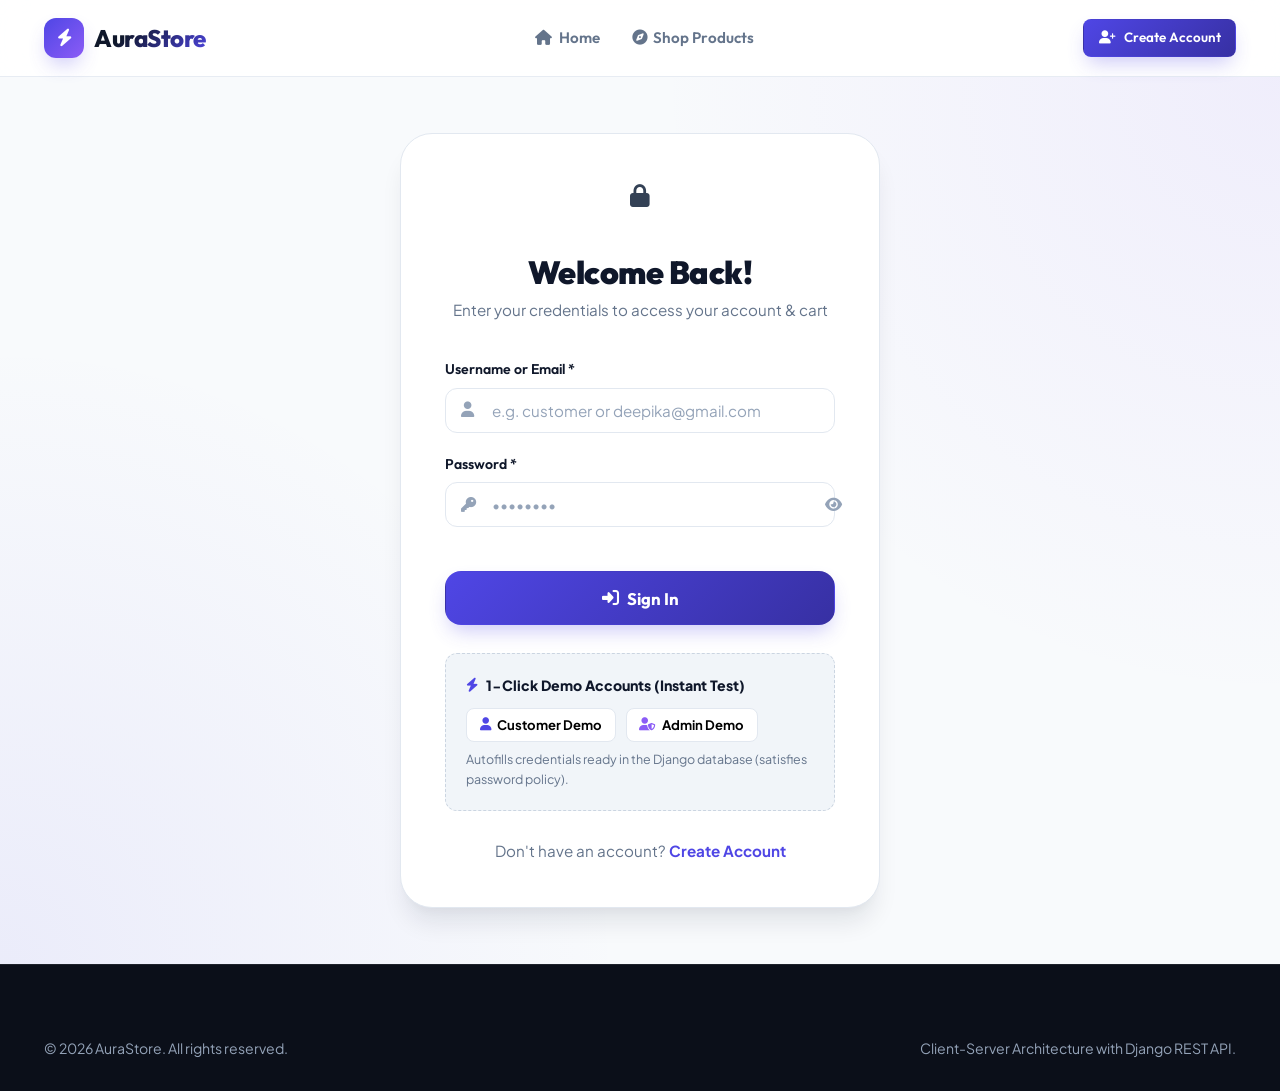
<file: frontend/admin.html>
<!DOCTYPE html>
<html lang="en">
<head>
  <meta charset="UTF-8">
  <meta name="viewport" content="width=device-width, initial-scale=1.0">
  <title>Admin Dashboard & Management | AuraStore</title>
  <meta name="description" content="Administration portal for product inventory, order lifecycle dispatch, and store metrics.">
  
  <!-- FontAwesome & Styles -->
  <link rel="stylesheet" href="https://cdnjs.cloudflare.com/ajax/libs/font-awesome/6.4.0/css/all.min.css">
  <link rel="stylesheet" href="css/style.css">
</head>
<body style="background:var(--bg-subtle);">

  <!-- Sticky Admin Navigation -->
  <header class="navbar" style="background:white; border-bottom:1px solid var(--border-color);">
    <div class="container nav-wrapper">
      <a href="index.html" class="brand-logo">
        <div class="logo-badge" style="background:linear-gradient(135deg, #0f172a 0%, #312e81 100%);">
          <i class="fas fa-crown" style="color:#fbbf24;"></i>
        </div>
        <span>AuraStore <span style="font-size:0.75rem; background:var(--primary-light); color:var(--primary); padding:3px 8px; border-radius:var(--radius-full); font-weight:800; vertical-align:middle;">Admin</span></span>
      </a>

      <nav>
        <ul class="nav-links">
          <li><a href="index.html" class="nav-link"><i class="fas fa-store"></i> Storefront</a></li>
          <li><a href="#section-products" class="nav-link"><i class="fas fa-boxes-stacked"></i> Inventory</a></li>
          <li><a href="#section-orders" class="nav-link"><i class="fas fa-clipboard-list"></i> Orders</a></li>
        </ul>
      </nav>

      <div class="nav-actions">
        <div id="nav-auth-container">
          <!-- Populated by auth.js -->
        </div>

        <button class="mobile-toggle" onclick="toggleMobileNav()" title="Toggle Menu">
          <i class="fas fa-bars"></i>
        </button>
      </div>
    </div>
  </header>

  <!-- Mobile Drawer -->
  <div class="mobile-nav-drawer" id="mobile-nav-drawer" onclick="if(event.target===this) toggleMobileNav()">
    <div class="mobile-nav-content">
      <div style="display:flex; justify-content:space-between; align-items:center; border-bottom:1px solid var(--border-color); padding-bottom:1rem;">
        <a href="index.html" class="brand-logo">
          <div class="logo-badge"><i class="fas fa-crown" style="color:#fbbf24;"></i></div>
          <span>AuraStore Admin</span>
        </a>
        <button onclick="toggleMobileNav()" class="btn btn-sm btn-ghost"><i class="fas fa-times fa-lg"></i></button>
      </div>
      
      <ul style="list-style:none; display:flex; flex-direction:column; gap:1rem; font-size:1.05rem;">
        <li><a href="index.html" class="nav-link" onclick="toggleMobileNav()"><i class="fas fa-store"></i> Customer Storefront</a></li>
        <li><a href="#section-products" class="nav-link" onclick="toggleMobileNav()"><i class="fas fa-boxes-stacked"></i> Inventory Management</a></li>
        <li><a href="#section-orders" class="nav-link" onclick="toggleMobileNav()"><i class="fas fa-clipboard-list"></i> Order Fulfillment</a></li>
      </ul>

      <div id="mobile-auth-container" style="margin-top:auto; padding-top:1.5rem; border-top:1px solid var(--border-color);"></div>
    </div>
  </div>

  <!-- Admin Page Header -->
  <section style="background:white; border-bottom:1px solid var(--border-color); padding: 2.5rem 0; margin-bottom: 2.75rem;">
    <div class="container" style="display:flex; justify-content:space-between; align-items:center; flex-wrap:wrap; gap:1.25rem;">
      <div>
        <div style="font-size:0.85rem; color:var(--text-muted); margin-bottom:0.25rem; font-weight:600;">
          <i class="fas fa-shield-halved" style="color:var(--primary);"></i> Management Portal & Analytics
        </div>
        <h1 style="font-size:2.2rem; font-weight:900; letter-spacing:-0.5px;">Store Management Dashboard</h1>
      </div>

      <div style="display:flex; gap:0.85rem; flex-wrap:wrap;">
        <button onclick="Admin.openModal('category-modal')" class="btn btn-secondary">
          <i class="fas fa-folder-plus"></i> Add Category
        </button>
        <button onclick="Admin.openAddProductModal()" class="btn btn-primary">
          <i class="fas fa-plus-circle"></i> Add New Product
        </button>
      </div>
    </div>
  </section>

  <!-- Main Admin Content -->
  <main class="container" style="margin-bottom: 4.5rem;">
    
    <!-- 1. Stats KPI Grid -->
    <div class="admin-stats-grid">
      <div class="stat-card">
        <div class="stat-icon" style="background:#ecfdf5; color:#059669;"><i class="fas fa-wallet"></i></div>
        <div>
          <div class="stat-val" id="stat-revenue">₹0</div>
          <div class="stat-label">Total Revenue</div>
        </div>
      </div>

      <div class="stat-card">
        <div class="stat-icon" style="background:#eff6ff; color:#2563eb;"><i class="fas fa-shopping-bag"></i></div>
        <div>
          <div class="stat-val" id="stat-orders">0</div>
          <div class="stat-label">Total Orders</div>
        </div>
      </div>

      <div class="stat-card">
        <div class="stat-icon" style="background:#f5f3ff; color:#7c3aed;"><i class="fas fa-boxes-stacked"></i></div>
        <div>
          <div class="stat-val" id="stat-products">0</div>
          <div class="stat-label">Active Catalog Items</div>
        </div>
      </div>

      <div class="stat-card">
        <div class="stat-icon" style="background:#fffbeb; color:#d97706;"><i class="fas fa-triangle-exclamation"></i></div>
        <div>
          <div class="stat-val" id="stat-low-stock">0</div>
          <div class="stat-label">Low / Out of Stock</div>
        </div>
      </div>
    </div>

    <!-- 2. Products Inventory Table -->
    <section id="section-products" class="admin-table-card">
      <div style="padding:1.35rem 1.75rem; border-bottom:1px solid var(--border-color); display:flex; justify-content:space-between; align-items:center; flex-wrap:wrap; gap:1rem;">
        <div>
          <h2 style="font-size:1.3rem; font-weight:800;"><i class="fas fa-boxes-stacked" style="color:var(--primary); margin-right:6px;"></i> Products & Stock Management</h2>
          <p style="font-size:0.85rem; color:var(--text-muted); margin-top:2px;">Update stock levels inline with instant save or edit details</p>
        </div>
        <button onclick="Admin.loadProducts()" class="btn btn-sm btn-secondary" title="Refresh Products Table">
          <i class="fas fa-sync-alt"></i> Refresh
        </button>
      </div>

      <div class="table-responsive">
        <table class="custom-table">
          <thead>
            <tr>
              <th>ID</th>
              <th>Product Details</th>
              <th>Unit Price</th>
              <th>Stock Level</th>
              <th>Status</th>
              <th>Featured</th>
              <th>Actions</th>
            </tr>
          </thead>
          <tbody id="admin-products-tbody">
            <tr><td colspan="7" style="text-align:center; padding:3rem;"><i class="fas fa-spinner fa-spin"></i> Loading inventory...</td></tr>
          </tbody>
        </table>
      </div>
    </section>

    <!-- 3. Customer Orders Table -->
    <section id="section-orders" class="admin-table-card">
      <div style="padding:1.35rem 1.75rem; border-bottom:1px solid var(--border-color); display:flex; justify-content:space-between; align-items:center; flex-wrap:wrap; gap:1rem;">
        <div>
          <h2 style="font-size:1.3rem; font-weight:800;"><i class="fas fa-clipboard-list" style="color:var(--primary); margin-right:6px;"></i> Customer Orders & Dispatch Status</h2>
          <p style="font-size:0.85rem; color:var(--text-muted); margin-top:2px;">Update fulfillment status live across the fulfillment pipeline</p>
        </div>
        <button onclick="Admin.loadOrders()" class="btn btn-sm btn-secondary" title="Refresh Orders Table">
          <i class="fas fa-sync-alt"></i> Refresh
        </button>
      </div>

      <div class="table-responsive">
        <table class="custom-table">
          <thead>
            <tr>
              <th>Order ID</th>
              <th>Customer</th>
              <th>Date</th>
              <th>Items</th>
              <th>Total Value</th>
              <th>Fulfillment Status</th>
              <th>Details</th>
            </tr>
          </thead>
          <tbody id="admin-orders-tbody">
            <tr><td colspan="7" style="text-align:center; padding:3rem;"><i class="fas fa-spinner fa-spin"></i> Loading orders...</td></tr>
          </tbody>
        </table>
      </div>
    </section>

  </main>

  <!-- Modal: Add / Edit Product -->
  <div class="modal-backdrop" id="product-modal">
    <div class="modal-box">
      <div class="modal-header">
        <h3 id="product-modal-title" style="font-size:1.3rem; font-weight:800;">Add Product</h3>
        <button onclick="Admin.closeModal('product-modal')" class="btn btn-sm btn-ghost"><i class="fas fa-times fa-lg"></i></button>
      </div>
      <form id="product-form">
        <input type="hidden" id="prod_id">
        <div class="modal-body">
          <div class="form-group">
            <label class="form-label" for="prod_name">Product Name *</label>
            <input type="text" id="prod_name" class="form-control" placeholder="e.g. Sony WH-1000XM5 ANC Headphones" required>
          </div>

          <div class="form-row">
            <div class="form-group">
              <label class="form-label" for="prod_category">Category</label>
              <select id="prod_category" class="form-control">
                <option value="">Select Category</option>
              </select>
            </div>
            <div class="form-group">
              <label class="form-label" for="prod_price">Price (₹) *</label>
              <input type="number" step="0.01" min="0" id="prod_price" class="form-control" placeholder="2499.00" required>
            </div>
          </div>

          <div class="form-row">
            <div class="form-group">
              <label class="form-label" for="prod_stock">Stock Quantity *</label>
              <input type="number" min="0" id="prod_stock" class="form-control" placeholder="10" required>
            </div>
            <div class="form-group" style="display:flex; align-items:center; padding-top:1.75rem;">
              <label style="display:flex; align-items:center; gap:0.6rem; font-weight:700; cursor:pointer; font-size:0.92rem;">
                <input type="checkbox" id="prod_featured" style="width:18px; height:18px; accent-color:var(--primary);">
                <span>Feature on Homepage</span>
              </label>
            </div>
          </div>

          <div class="form-group">
            <label class="form-label" for="prod_image">Image URL</label>
            <input type="url" id="prod_image" class="form-control" placeholder="https://images.unsplash.com/...">
          </div>

          <div class="form-group">
            <label class="form-label" for="prod_desc">Description</label>
            <textarea id="prod_desc" class="form-control" rows="3" placeholder="Product details, specs, and features"></textarea>
          </div>
        </div>

        <div class="modal-footer">
          <button type="button" onclick="Admin.closeModal('product-modal')" class="btn btn-secondary">Cancel</button>
          <button type="submit" class="btn btn-primary"><i class="fas fa-save"></i> Save Product</button>
        </div>
      </form>
    </div>
  </div>

  <!-- Modal: Add Category -->
  <div class="modal-backdrop" id="category-modal">
    <div class="modal-box">
      <div class="modal-header">
        <h3 style="font-size:1.3rem; font-weight:800;">Add New Category</h3>
        <button onclick="Admin.closeModal('category-modal')" class="btn btn-sm btn-ghost"><i class="fas fa-times fa-lg"></i></button>
      </div>
      <form id="category-form">
        <div class="modal-body">
          <div class="form-group">
            <label class="form-label" for="cat_name">Category Name *</label>
            <input type="text" id="cat_name" class="form-control" placeholder="e.g. Smart Wearables" required>
          </div>
          <div class="form-group">
            <label class="form-label" for="cat_icon">FontAwesome Icon Class</label>
            <input type="text" id="cat_icon" class="form-control" placeholder="fas fa-watch" value="fas fa-box">
          </div>
          <div class="form-group">
            <label class="form-label" for="cat_desc">Description</label>
            <textarea id="cat_desc" class="form-control" rows="2" placeholder="Brief description of this category"></textarea>
          </div>
        </div>
        <div class="modal-footer">
          <button type="button" onclick="Admin.closeModal('category-modal')" class="btn btn-secondary">Cancel</button>
          <button type="submit" class="btn btn-primary"><i class="fas fa-check"></i> Create Category</button>
        </div>
      </form>
    </div>
  </div>

  <!-- Modal: Order Details View -->
  <div class="modal-backdrop" id="order-detail-modal">
    <div class="modal-box">
      <div class="modal-header">
        <h3 style="font-size:1.3rem; font-weight:800;">Order Details <span id="modal-order-id" style="color:var(--primary);"></span></h3>
        <button onclick="Admin.closeModal('order-detail-modal')" class="btn btn-sm btn-ghost"><i class="fas fa-times fa-lg"></i></button>
      </div>
      <div class="modal-body">
        <div style="margin-bottom:1.25rem; font-size:0.92rem; line-height:1.6; background:var(--bg-subtle); padding:1rem; border-radius:var(--radius-md);">
          <div><strong>Customer:</strong> <span id="modal-order-customer"></span></div>
          <div style="margin-top:0.25rem;"><strong>Shipping:</strong> <span id="modal-order-address"></span></div>
          <div style="margin-top:0.25rem;"><strong>Total Paid:</strong> <span id="modal-order-total" style="color:var(--primary); font-weight:800;"></span></div>
        </div>
        <h4 style="font-size:1rem; margin-bottom:0.75rem; font-weight:700;">Items Ordered</h4>
        <div id="modal-order-items" style="display:flex; flex-direction:column; gap:0.5rem;"></div>
      </div>
      <div class="modal-footer">
        <button type="button" onclick="Admin.closeModal('order-detail-modal')" class="btn btn-secondary">Close</button>
      </div>
    </div>
  </div>

  <!-- Scripts -->
  <script src="js/api.js"></script>
  <script src="js/auth.js"></script>
  <script src="js/admin.js"></script>
  <script>
    document.addEventListener('DOMContentLoaded', () => {
      Admin.initDashboard();
    });
  </script>
</body>
</html>
</file>
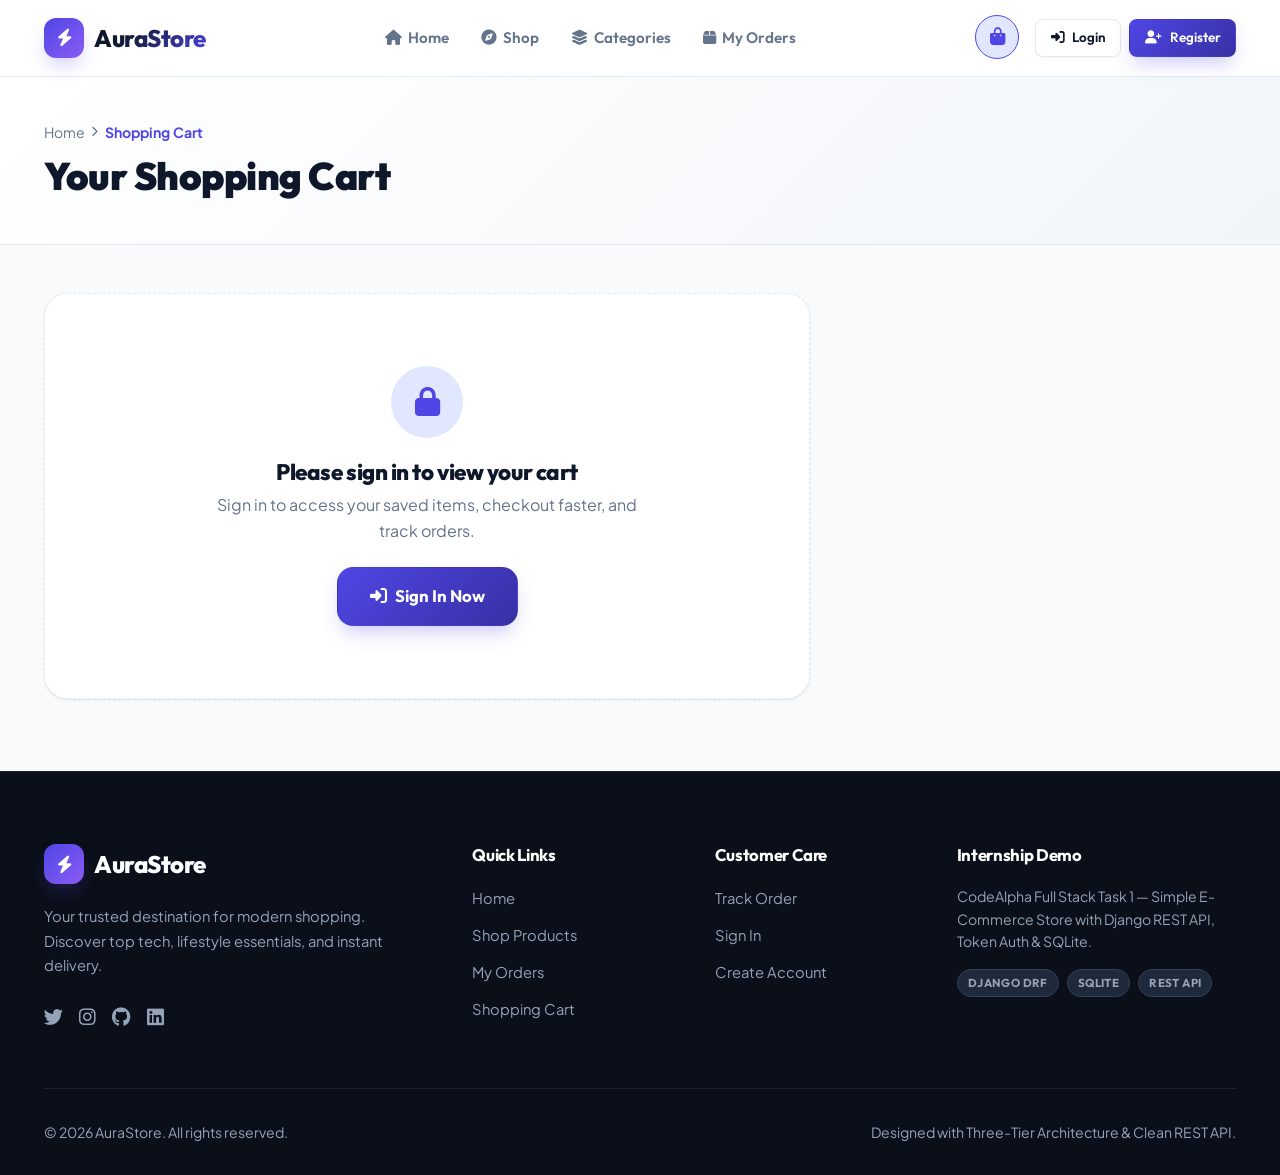
<file: frontend/cart.html>
<!DOCTYPE html>
<html lang="en">
<head>
  <meta charset="UTF-8">
  <meta name="viewport" content="width=device-width, initial-scale=1.0">
  <title>Shopping Cart | AuraStore</title>
  <meta name="description" content="Review your items, apply savings, and proceed to secure checkout.">
  
  <!-- FontAwesome & Styles -->
  <link rel="stylesheet" href="https://cdnjs.cloudflare.com/ajax/libs/font-awesome/6.4.0/css/all.min.css">
  <link rel="stylesheet" href="css/style.css">
</head>
<body>

  <!-- Sticky Navigation -->
  <header class="navbar" id="main-navbar">
    <div class="container nav-wrapper">
      <a href="index.html" class="brand-logo">
        <div class="logo-badge"><i class="fas fa-bolt"></i></div>
        <span>AuraStore</span>
      </a>

      <nav>
        <ul class="nav-links">
          <li><a href="index.html" class="nav-link"><i class="fas fa-home"></i> Home</a></li>
          <li><a href="products.html" class="nav-link"><i class="fas fa-compass"></i> Shop</a></li>
          <li><a href="index.html#categories-section" class="nav-link"><i class="fas fa-layer-group"></i> Categories</a></li>
          <li><a href="orders.html" class="nav-link"><i class="fas fa-box"></i> My Orders</a></li>
        </ul>
      </nav>

      <div class="nav-actions">
        <a href="cart.html" class="nav-cart-btn active" title="View Shopping Cart">
          <i class="fas fa-shopping-bag"></i>
          <span class="cart-badge" id="nav-cart-badge" style="display:none;">0</span>
        </a>

        <div id="nav-auth-container">
          <!-- Populated dynamically by auth.js -->
        </div>

        <button class="mobile-toggle" onclick="toggleMobileNav()" title="Toggle Navigation Menu" aria-label="Toggle Navigation Menu">
          <i class="fas fa-bars"></i>
        </button>
      </div>
    </div>
  </header>

  <!-- Mobile Drawer -->
  <div class="mobile-nav-drawer" id="mobile-nav-drawer" onclick="if(event.target===this) toggleMobileNav()">
    <div class="mobile-nav-content">
      <div style="display:flex; justify-content:space-between; align-items:center; border-bottom:1px solid var(--border-color); padding-bottom:1rem;">
        <a href="index.html" class="brand-logo">
          <div class="logo-badge"><i class="fas fa-bolt"></i></div>
          <span>AuraStore</span>
        </a>
        <button onclick="toggleMobileNav()" class="btn btn-sm btn-ghost"><i class="fas fa-times fa-lg"></i></button>
      </div>
      
      <ul style="list-style:none; display:flex; flex-direction:column; gap:1rem; font-size:1.05rem;">
        <li><a href="index.html" class="nav-link" onclick="toggleMobileNav()"><i class="fas fa-home"></i> Home</a></li>
        <li><a href="products.html" class="nav-link" onclick="toggleMobileNav()"><i class="fas fa-compass"></i> Shop Products</a></li>
        <li><a href="orders.html" class="nav-link" onclick="toggleMobileNav()"><i class="fas fa-box"></i> My Orders</a></li>
        <li><a href="cart.html" class="nav-link active" onclick="toggleMobileNav()"><i class="fas fa-shopping-bag"></i> Cart (<span id="mobile-cart-badge">0</span>)</a></li>
      </ul>

      <div id="mobile-auth-container" style="margin-top:auto; padding-top:1.5rem; border-top:1px solid var(--border-color);"></div>
    </div>
  </div>

  <!-- Page Header -->
  <section style="background:linear-gradient(135deg, var(--bg-surface) 0%, var(--bg-subtle) 100%); border-bottom:1px solid var(--border-color); padding: 2.75rem 0; margin-bottom: 3rem;">
    <div class="container">
      <div style="font-size:0.88rem; color:var(--text-muted); margin-bottom:0.5rem; display:flex; align-items:center; gap:0.4rem;">
        <a href="index.html" style="color:var(--text-muted);">Home</a>
        <i class="fas fa-chevron-right fa-xs"></i>
        <span style="color:var(--primary); font-weight:700;">Shopping Cart</span>
      </div>
      <h1 style="font-size:2.4rem; font-weight:900; letter-spacing:-0.5px;">Your Shopping Cart</h1>
    </div>
  </section>

  <!-- Main Cart Layout -->
  <main class="container">
    <div class="cart-layout">
      
      <!-- Items Container -->
      <div id="cart-items-container">
        <div style="text-align:center; padding: 5rem;">
          <i class="fas fa-spinner fa-spin fa-3x" style="color:var(--primary)"></i>
          <p style="margin-top:1.25rem; color:var(--text-muted); font-weight:600;">Loading cart items...</p>
        </div>
      </div>

      <!-- Summary Container -->
      <div id="cart-summary-container">
        <!-- Populated dynamically by cart.js -->
      </div>

    </div>
  </main>

  <!-- Global Footer -->
  <footer class="footer">
    <div class="container">
      <div class="footer-grid">
        <div class="footer-brand">
          <div class="brand-logo" style="color:white; margin-bottom:1.25rem;">
            <div class="logo-badge"><i class="fas fa-bolt"></i></div>
            <span style="color:white; -webkit-text-fill-color:white;">AuraStore</span>
          </div>
          <p style="font-size:0.92rem; line-height:1.65; max-width:340px;">
            Your trusted destination for modern shopping. Discover top tech, lifestyle essentials, and instant delivery.
          </p>
          <div style="display:flex; gap:1rem; margin-top:1.5rem; font-size:1.2rem;">
            <a href="javascript:void(0)" style="color:#94a3b8;"><i class="fab fa-twitter"></i></a>
            <a href="javascript:void(0)" style="color:#94a3b8;"><i class="fab fa-instagram"></i></a>
            <a href="javascript:void(0)" style="color:#94a3b8;"><i class="fab fa-github"></i></a>
            <a href="javascript:void(0)" style="color:#94a3b8;"><i class="fab fa-linkedin"></i></a>
          </div>
        </div>

        <div>
          <h4 style="color:white; margin-bottom:1.25rem; font-size:1.05rem;">Quick Links</h4>
          <ul class="footer-links">
            <li><a href="index.html">Home</a></li>
            <li><a href="products.html">Shop Products</a></li>
            <li><a href="orders.html">My Orders</a></li>
            <li><a href="cart.html">Shopping Cart</a></li>
          </ul>
        </div>

        <div>
          <h4 style="color:white; margin-bottom:1.25rem; font-size:1.05rem;">Customer Care</h4>
          <ul class="footer-links">
            <li><a href="orders.html">Track Order</a></li>
            <li><a href="login.html">Sign In</a></li>
            <li><a href="register.html">Create Account</a></li>
          </ul>
        </div>

        <div>
          <h4 style="color:white; margin-bottom:1.25rem; font-size:1.05rem;">Internship Demo</h4>
          <p style="font-size:0.88rem; line-height:1.6; margin-bottom:1rem;">
            CodeAlpha Full Stack Task 1 — Simple E-Commerce Store with Django REST API, Token Auth & SQLite.
          </p>
          <div style="display:flex; gap:0.5rem; flex-wrap:wrap;">
            <span class="badge" style="background:#1e293b; color:#94a3b8; border:1px solid #334155;">Django DRF</span>
            <span class="badge" style="background:#1e293b; color:#94a3b8; border:1px solid #334155;">SQLite</span>
            <span class="badge" style="background:#1e293b; color:#94a3b8; border:1px solid #334155;">REST API</span>
          </div>
        </div>
      </div>

      <div class="footer-bottom">
        <div>&copy; 2026 AuraStore. All rights reserved.</div>
        <div>Designed with Three-Tier Architecture & Clean REST API.</div>
      </div>
    </div>
  </footer>

  <!-- Scripts -->
  <script src="js/api.js"></script>
  <script src="js/auth.js"></script>
  <script src="js/cart.js"></script>
  <script>
    document.addEventListener('DOMContentLoaded', () => {
      CartManager.renderCartPage();
    });
  </script>
</body>
</html>
</file>
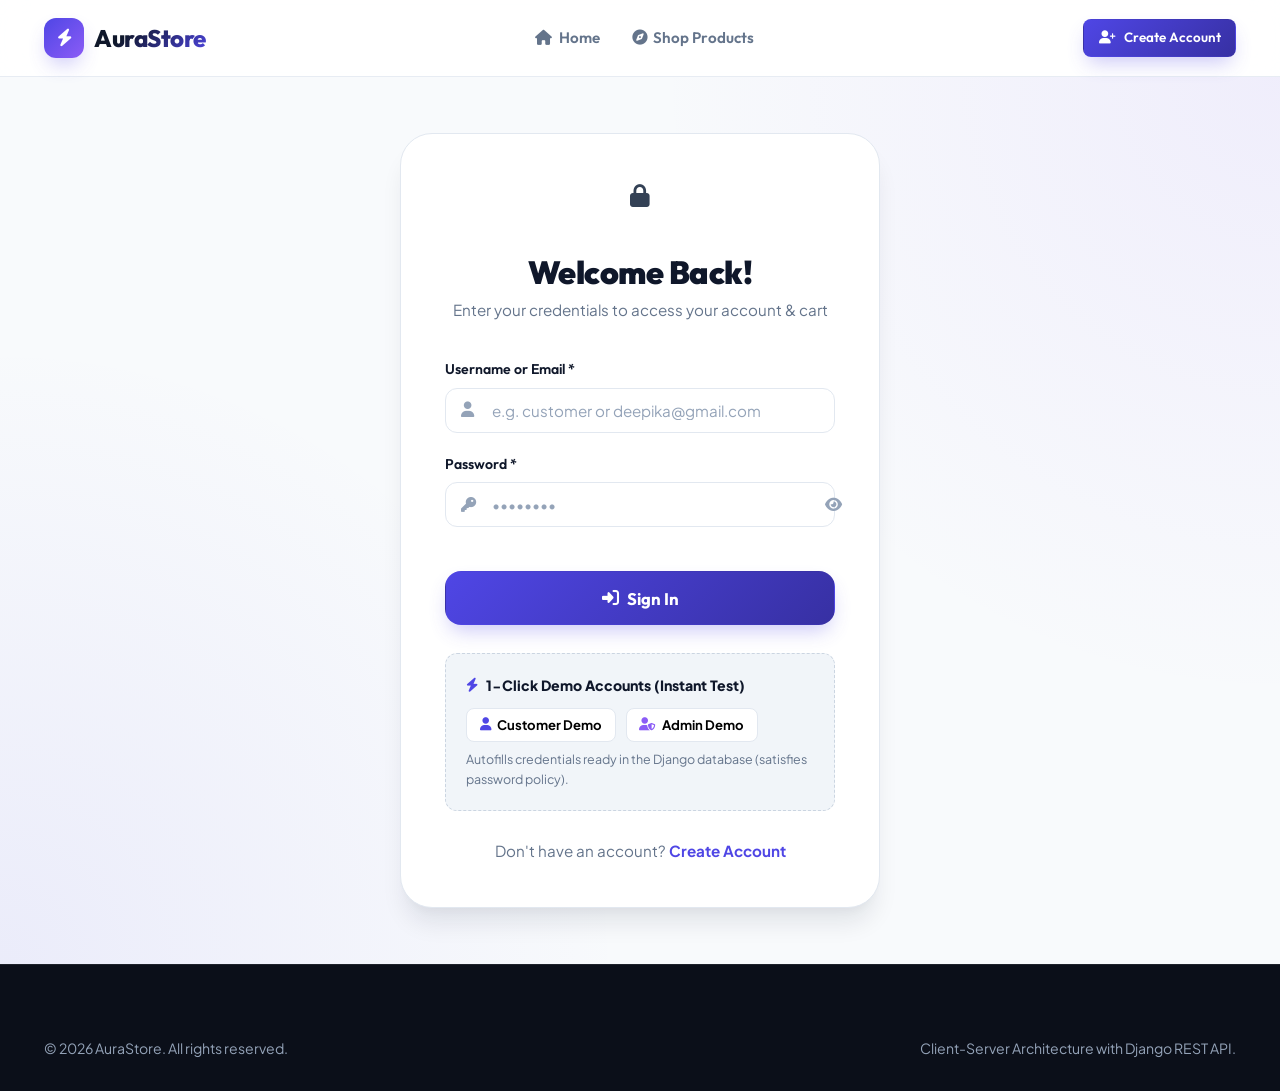
<file: frontend/checkout.html>
<!DOCTYPE html>
<html lang="en">
<head>
  <meta charset="UTF-8">
  <meta name="viewport" content="width=device-width, initial-scale=1.0">
  <title>Checkout | AuraStore</title>
  <meta name="description" content="Complete your purchase with fast delivery and secure payment options.">
  
  <!-- FontAwesome & Styles -->
  <link rel="stylesheet" href="https://cdnjs.cloudflare.com/ajax/libs/font-awesome/6.4.0/css/all.min.css">
  <link rel="stylesheet" href="css/style.css">
</head>
<body>

  <!-- Sticky Navigation -->
  <header class="navbar" id="main-navbar">
    <div class="container nav-wrapper">
      <a href="index.html" class="brand-logo">
        <div class="logo-badge"><i class="fas fa-bolt"></i></div>
        <span>AuraStore</span>
      </a>

      <nav>
        <ul class="nav-links">
          <li><a href="index.html" class="nav-link"><i class="fas fa-home"></i> Home</a></li>
          <li><a href="products.html" class="nav-link"><i class="fas fa-compass"></i> Shop</a></li>
          <li><a href="orders.html" class="nav-link"><i class="fas fa-box"></i> My Orders</a></li>
        </ul>
      </nav>

      <div class="nav-actions">
        <a href="cart.html" class="nav-cart-btn" title="View Shopping Cart">
          <i class="fas fa-shopping-bag"></i>
          <span class="cart-badge" id="nav-cart-badge" style="display:none;">0</span>
        </a>

        <div id="nav-auth-container">
          <!-- Populated dynamically by auth.js -->
        </div>

        <button class="mobile-toggle" onclick="toggleMobileNav()" title="Toggle Navigation Menu" aria-label="Toggle Navigation Menu">
          <i class="fas fa-bars"></i>
        </button>
      </div>
    </div>
  </header>

  <!-- Mobile Drawer -->
  <div class="mobile-nav-drawer" id="mobile-nav-drawer" onclick="if(event.target===this) toggleMobileNav()">
    <div class="mobile-nav-content">
      <div style="display:flex; justify-content:space-between; align-items:center; border-bottom:1px solid var(--border-color); padding-bottom:1rem;">
        <a href="index.html" class="brand-logo">
          <div class="logo-badge"><i class="fas fa-bolt"></i></div>
          <span>AuraStore</span>
        </a>
        <button onclick="toggleMobileNav()" class="btn btn-sm btn-ghost"><i class="fas fa-times fa-lg"></i></button>
      </div>
      
      <ul style="list-style:none; display:flex; flex-direction:column; gap:1rem; font-size:1.05rem;">
        <li><a href="index.html" class="nav-link" onclick="toggleMobileNav()"><i class="fas fa-home"></i> Home</a></li>
        <li><a href="products.html" class="nav-link" onclick="toggleMobileNav()"><i class="fas fa-compass"></i> Shop Products</a></li>
        <li><a href="orders.html" class="nav-link" onclick="toggleMobileNav()"><i class="fas fa-box"></i> My Orders</a></li>
        <li><a href="cart.html" class="nav-link" onclick="toggleMobileNav()"><i class="fas fa-shopping-bag"></i> Cart (<span id="mobile-cart-badge">0</span>)</a></li>
      </ul>

      <div id="mobile-auth-container" style="margin-top:auto; padding-top:1.5rem; border-top:1px solid var(--border-color);"></div>
    </div>
  </div>

  <!-- Page Header -->
  <section style="background:linear-gradient(135deg, var(--bg-surface) 0%, var(--bg-subtle) 100%); border-bottom:1px solid var(--border-color); padding: 2.75rem 0; margin-bottom: 3rem;">
    <div class="container">
      <div style="font-size:0.88rem; color:var(--text-muted); margin-bottom:0.5rem; display:flex; align-items:center; gap:0.4rem;">
        <a href="index.html" style="color:var(--text-muted);">Home</a>
        <i class="fas fa-chevron-right fa-xs"></i>
        <a href="cart.html" style="color:var(--text-muted);">Cart</a>
        <i class="fas fa-chevron-right fa-xs"></i>
        <span style="color:var(--primary); font-weight:700;">Checkout</span>
      </div>
      <h1 style="font-size:2.4rem; font-weight:900; letter-spacing:-0.5px;">Checkout & Delivery Details</h1>
    </div>
  </section>

  <!-- Main Checkout Layout -->
  <main class="container">
    <form id="checkout-form">
      <div class="cart-layout">
        
        <!-- Shipping & Payment Form -->
        <div style="display:flex; flex-direction:column; gap:2rem;">
          
          <!-- Step 1: Delivery Address -->
          <div class="cart-items-card">
            <h3 style="font-size:1.3rem; font-weight:800; margin-bottom:1.5rem; display:flex; align-items:center; gap:0.6rem;">
              <span style="width:32px; height:32px; border-radius:var(--radius-full); background:var(--primary-light); color:var(--primary); display:grid; place-items:center; font-size:0.9rem;">1</span>
              Shipping & Contact Details
            </h3>

            <div class="form-row">
              <div class="form-group">
                <label class="form-label" for="shipping_name">Full Name *</label>
                <div class="input-icon-wrapper">
                  <i class="fas fa-user"></i>
                  <input type="text" id="shipping_name" class="form-control" placeholder="Recipient's full name" required>
                </div>
              </div>

              <div class="form-group">
                <label class="form-label" for="phone">Phone Number (10 digits) *</label>
                <div class="input-icon-wrapper">
                  <i class="fas fa-phone"></i>
                  <input type="tel" id="phone" class="form-control" placeholder="e.g. 9876543210" required pattern="[0-9]{10}" title="Please enter a valid 10-digit phone number">
                </div>
              </div>
            </div>

            <div class="form-group">
              <label class="form-label" for="shipping_address">Complete Delivery Address *</label>
              <textarea id="shipping_address" class="form-control" rows="3" placeholder="Flat / House No, Building, Street, Landmark, City, State, PIN Code" required></textarea>
            </div>
          </div>

          <!-- Step 2: Payment Method Selection -->
          <div class="cart-items-card">
            <h3 style="font-size:1.3rem; font-weight:800; margin-bottom:1.5rem; display:flex; align-items:center; gap:0.6rem;">
              <span style="width:32px; height:32px; border-radius:var(--radius-full); background:var(--primary-light); color:var(--primary); display:grid; place-items:center; font-size:0.9rem;">2</span>
              Payment Method
            </h3>

            <div style="display:flex; flex-direction:column; gap:1rem;">
              <label style="display:flex; align-items:center; gap:1.25rem; padding:1.25rem; border:2px solid var(--border-color); border-radius:var(--radius-lg); cursor:pointer; background:var(--bg-surface); transition:all var(--transition-fast);">
                <input type="radio" name="payment_method" value="COD" checked style="width:20px; height:20px; accent-color:var(--primary);">
                <div>
                  <div style="font-weight:800; font-size:1.05rem; color:var(--text-main); display:flex; align-items:center; gap:0.5rem;">
                    <i class="fas fa-money-bill-wave" style="color:var(--success);"></i> Cash on Delivery (COD)
                  </div>
                  <div style="font-size:0.85rem; color:var(--text-muted); margin-top:2px;">Pay with cash or UPI upon package arrival at your doorstep.</div>
                </div>
              </label>

              <label style="display:flex; align-items:center; gap:1.25rem; padding:1.25rem; border:2px solid var(--border-color); border-radius:var(--radius-lg); cursor:pointer; background:var(--bg-surface); transition:all var(--transition-fast);">
                <input type="radio" name="payment_method" value="DEMO" style="width:20px; height:20px; accent-color:var(--primary);">
                <div>
                  <div style="font-weight:800; font-size:1.05rem; color:var(--text-main); display:flex; align-items:center; gap:0.5rem;">
                    <i class="fas fa-credit-card" style="color:var(--secondary);"></i> Instant Demo Payment (Sandbox)
                  </div>
                  <div style="font-size:0.85rem; color:var(--text-muted); margin-top:2px;">Simulate instant electronic checkout for immediate order confirmation.</div>
                </div>
              </label>
            </div>
          </div>

        </div>

        <!-- Order Summary Column -->
        <div>
          <div class="cart-summary-card">
            <h3 class="summary-title">Order Summary</h3>

            <div id="checkout-items-summary" style="max-height:280px; overflow-y:auto; margin-bottom:1.5rem; border-bottom:1px solid var(--border-color); padding-bottom:1rem;">
              <i class="fas fa-spinner fa-spin"></i> Loading summary...
            </div>

            <div id="checkout-totals">
              <!-- Loaded dynamically by orders.js -->
            </div>

            <button type="submit" class="btn btn-primary btn-block btn-lg" style="margin-top:1.5rem;">
              <i class="fas fa-lock"></i> Place Order
            </button>

            <div style="font-size:0.82rem; text-align:center; color:var(--text-muted); margin-top:1.25rem; line-height:1.5;">
              <i class="fas fa-shield-alt" style="color:var(--success);"></i> 100% Secure Checkout guaranteed by AuraStore.
            </div>
          </div>
        </div>

      </div>
    </form>
  </main>

  <!-- Global Footer -->
  <footer class="footer">
    <div class="container">
      <div class="footer-grid">
        <div class="footer-brand">
          <div class="brand-logo" style="color:white; margin-bottom:1.25rem;">
            <div class="logo-badge"><i class="fas fa-bolt"></i></div>
            <span style="color:white; -webkit-text-fill-color:white;">AuraStore</span>
          </div>
          <p style="font-size:0.92rem; line-height:1.65; max-width:340px;">
            Your trusted destination for modern shopping. Discover top tech, lifestyle essentials, and instant delivery.
          </p>
          <div style="display:flex; gap:1rem; margin-top:1.5rem; font-size:1.2rem;">
            <a href="javascript:void(0)" style="color:#94a3b8;"><i class="fab fa-twitter"></i></a>
            <a href="javascript:void(0)" style="color:#94a3b8;"><i class="fab fa-instagram"></i></a>
            <a href="javascript:void(0)" style="color:#94a3b8;"><i class="fab fa-github"></i></a>
            <a href="javascript:void(0)" style="color:#94a3b8;"><i class="fab fa-linkedin"></i></a>
          </div>
        </div>

        <div>
          <h4 style="color:white; margin-bottom:1.25rem; font-size:1.05rem;">Quick Links</h4>
          <ul class="footer-links">
            <li><a href="index.html">Home</a></li>
            <li><a href="products.html">Shop Products</a></li>
            <li><a href="orders.html">My Orders</a></li>
            <li><a href="cart.html">Shopping Cart</a></li>
          </ul>
        </div>

        <div>
          <h4 style="color:white; margin-bottom:1.25rem; font-size:1.05rem;">Customer Care</h4>
          <ul class="footer-links">
            <li><a href="orders.html">Track Order</a></li>
            <li><a href="login.html">Sign In</a></li>
            <li><a href="register.html">Create Account</a></li>
          </ul>
        </div>

        <div>
          <h4 style="color:white; margin-bottom:1.25rem; font-size:1.05rem;">Internship Demo</h4>
          <p style="font-size:0.88rem; line-height:1.6; margin-bottom:1rem;">
            CodeAlpha Full Stack Task 1 — Simple E-Commerce Store with Django REST API, Token Auth & SQLite.
          </p>
          <div style="display:flex; gap:0.5rem; flex-wrap:wrap;">
            <span class="badge" style="background:#1e293b; color:#94a3b8; border:1px solid #334155;">Django DRF</span>
            <span class="badge" style="background:#1e293b; color:#94a3b8; border:1px solid #334155;">SQLite</span>
            <span class="badge" style="background:#1e293b; color:#94a3b8; border:1px solid #334155;">REST API</span>
          </div>
        </div>
      </div>

      <div class="footer-bottom">
        <div>&copy; 2026 AuraStore. All rights reserved.</div>
        <div>Designed with Three-Tier Architecture & Clean REST API.</div>
      </div>
    </div>
  </footer>

  <!-- Scripts -->
  <script src="js/api.js"></script>
  <script src="js/auth.js"></script>
  <script src="js/cart.js"></script>
  <script src="js/orders.js"></script>
  <script>
    document.addEventListener('DOMContentLoaded', () => {
      Orders.initCheckoutPage();
    });
  </script>
</body>
</html>
</file>
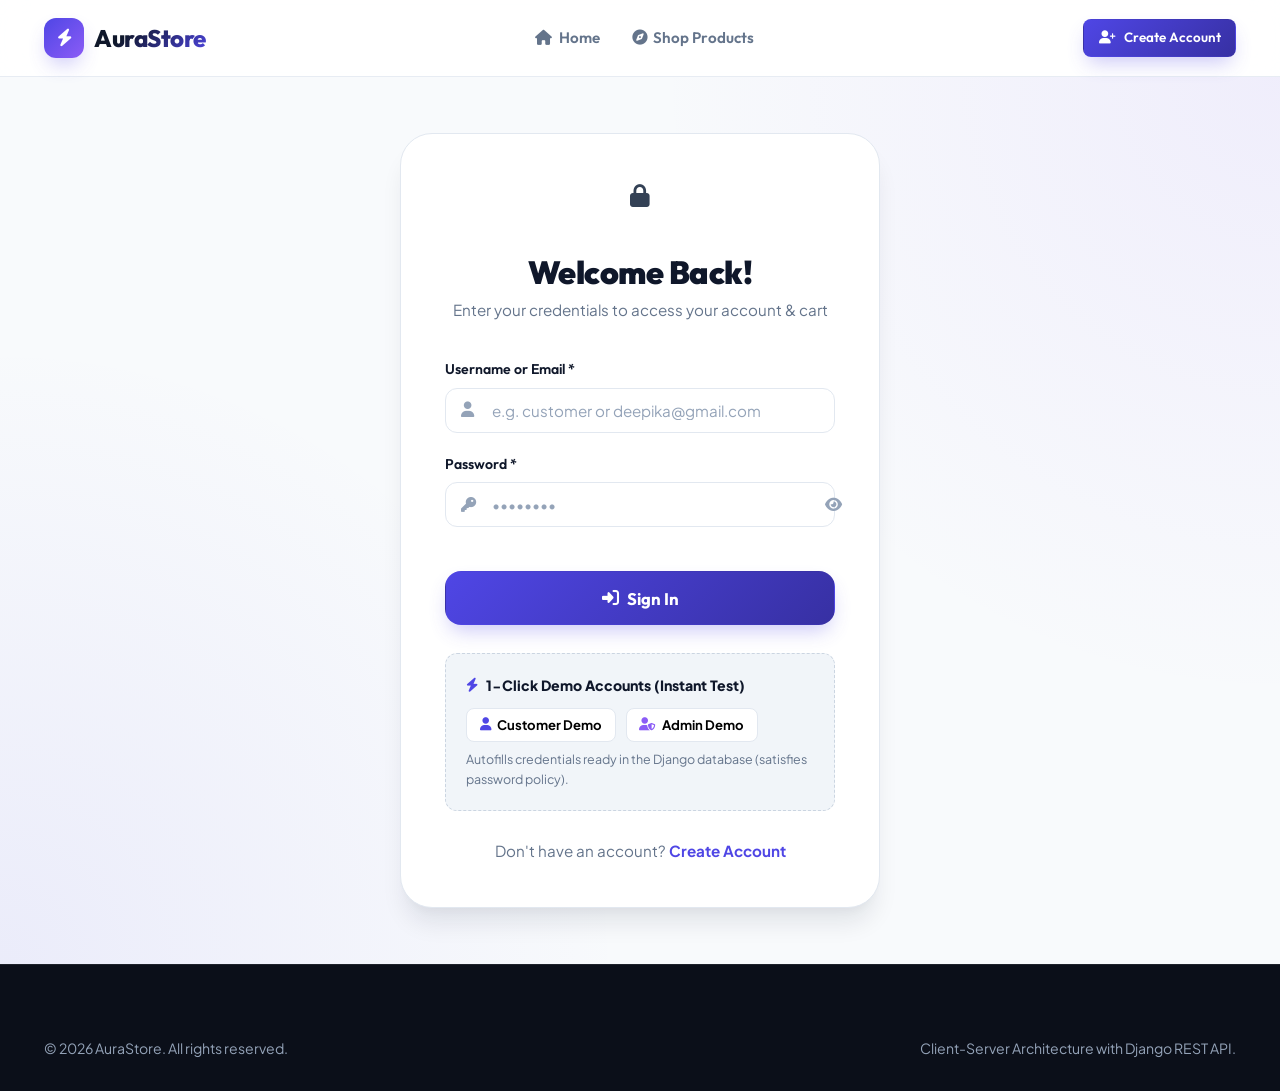
<file: frontend/login.html>
<!DOCTYPE html>
<html lang="en">
<head>
  <meta charset="UTF-8">
  <meta name="viewport" content="width=device-width, initial-scale=1.0">
  <title>Sign In | AuraStore</title>
  <meta name="description" content="Sign in to your AuraStore account to manage orders, wishlist, and cart.">
  
  <!-- FontAwesome & Styles -->
  <link rel="stylesheet" href="https://cdnjs.cloudflare.com/ajax/libs/font-awesome/6.4.0/css/all.min.css">
  <link rel="stylesheet" href="css/style.css">
</head>
<body>

  <!-- Sticky Navigation -->
  <header class="navbar" id="main-navbar">
    <div class="container nav-wrapper">
      <a href="index.html" class="brand-logo">
        <div class="logo-badge"><i class="fas fa-bolt"></i></div>
        <span>AuraStore</span>
      </a>

      <nav>
        <ul class="nav-links">
          <li><a href="index.html" class="nav-link"><i class="fas fa-home"></i> Home</a></li>
          <li><a href="products.html" class="nav-link"><i class="fas fa-compass"></i> Shop Products</a></li>
        </ul>
      </nav>

      <div class="nav-actions">
        <a href="register.html" class="btn btn-sm btn-primary">
          <i class="fas fa-user-plus"></i> Create Account
        </a>
      </div>
    </div>
  </header>

  <!-- Login Main -->
  <main class="auth-wrapper">
    <div class="auth-card">
      <div style="text-align:center; margin-bottom: 2.25rem;">
        <div class="logo-badge" style="margin:0 auto 1.25rem; width:54px; height:54px; font-size:1.4rem;">
          <i class="fas fa-lock"></i>
        </div>
        <h1 style="font-size: 2rem; font-weight:900; letter-spacing:-0.5px;">Welcome Back!</h1>
        <p style="color:var(--text-muted); font-size:0.95rem; margin-top:0.35rem;">Enter your credentials to access your account & cart</p>
      </div>

      <form id="login-form" novalidate>
        <div class="form-group">
          <label class="form-label" for="username">Username or Email *</label>
          <div class="input-icon-wrapper">
            <i class="fas fa-user"></i>
            <input type="text" id="username" class="form-control" placeholder="e.g. customer or deepika@gmail.com" required autocomplete="username">
          </div>
          <div class="field-feedback" id="username_feedback"></div>
        </div>

        <div class="form-group">
          <label class="form-label" for="password">Password *</label>
          <div class="input-icon-wrapper">
            <i class="fas fa-key"></i>
            <input type="password" id="password" class="form-control has-toggle" placeholder="••••••••" required autocomplete="current-password">
            <button type="button" class="password-toggle-btn" id="toggle-login-password" title="Toggle password visibility">
              <i class="fas fa-eye"></i>
            </button>
          </div>
          <div class="field-feedback" id="password_feedback"></div>
        </div>

        <button type="submit" id="login-submit-btn" class="btn btn-primary btn-block btn-lg" style="margin-top:1.5rem;">
          <i class="fas fa-sign-in-alt"></i> Sign In
        </button>
      </form>

      <!-- Quick 1-Click Demo Credentials -->
      <div class="demo-credentials-box">
        <div style="font-weight:800; color:var(--text-main); margin-bottom:0.75rem; display:flex; align-items:center; gap:0.5rem;">
          <i class="fas fa-bolt" style="color:var(--primary);"></i> 1-Click Demo Accounts (Instant Test)
        </div>
        <div style="display:flex; gap:0.6rem; flex-wrap:wrap;">
          <button type="button" class="demo-account-btn" onclick="fillCredentials('customer', 'Customer@123')">
            <i class="fas fa-user" style="color:var(--primary);"></i> Customer Demo
          </button>
          <button type="button" class="demo-account-btn" onclick="fillCredentials('admin', 'Admin@123')">
            <i class="fas fa-user-shield" style="color:var(--secondary);"></i> Admin Demo
          </button>
        </div>
        <div style="font-size:0.78rem; color:var(--text-muted); margin-top:0.5rem;">
          Autofills credentials ready in the Django database (satisfies password policy).
        </div>
      </div>

      <div style="text-align:center; margin-top: 1.75rem; font-size:0.95rem; color:var(--text-muted);">
        Don't have an account? <a href="register.html" style="font-weight:700;">Create Account</a>
      </div>
    </div>
  </main>

  <!-- Global Footer -->
  <footer class="footer">
    <div class="container footer-bottom" style="border-top:none; padding-top:0;">
      <div>&copy; 2026 AuraStore. All rights reserved.</div>
      <div>Client-Server Architecture with Django REST API.</div>
    </div>
  </footer>

  <!-- Scripts -->
  <script src="js/api.js"></script>
  <script src="js/auth.js"></script>
  <script>
    // Elements
    const usernameInput = document.getElementById('username');
    const passwordInput = document.getElementById('password');
    const usernameFeedback = document.getElementById('username_feedback');
    const passwordFeedback = document.getElementById('password_feedback');
    const submitBtn = document.getElementById('login-submit-btn');

    // Password Visibility Toggle
    const toggleBtn = document.getElementById('toggle-login-password');
    if (toggleBtn) {
      toggleBtn.addEventListener('click', () => {
        const isPassword = passwordInput.type === 'password';
        passwordInput.type = isPassword ? 'text' : 'password';
        toggleBtn.innerHTML = isPassword ? '<i class="fas fa-eye-slash"></i>' : '<i class="fas fa-eye"></i>';
      });
    }

    function fillCredentials(u, p) {
      usernameInput.value = u;
      passwordInput.value = p;
      usernameInput.classList.remove('is-invalid');
      passwordInput.classList.remove('is-invalid');
      usernameFeedback.innerHTML = '';
      passwordFeedback.innerHTML = '';
      showToast(`Credentials filled for: ${u}`, 'info');
    }

    function setFieldState(input, feedbackEl, isValid, message = '') {
      if (isValid) {
        input.classList.remove('is-invalid');
        input.classList.add('is-valid');
        feedbackEl.className = 'field-feedback success';
        feedbackEl.innerHTML = message ? `<i class="fas fa-check-circle"></i> <span>${message}</span>` : '';
      } else {
        input.classList.remove('is-valid');
        input.classList.add('is-invalid');
        feedbackEl.className = 'field-feedback error';
        feedbackEl.innerHTML = message ? `<i class="fas fa-exclamation-circle"></i> <span>${message}</span>` : '';
      }
    }

    function clearFieldState(input, feedbackEl) {
      input.classList.remove('is-valid', 'is-invalid');
      feedbackEl.className = 'field-feedback';
      feedbackEl.innerHTML = '';
    }

    usernameInput.addEventListener('input', () => {
      if (usernameInput.value.trim()) {
        clearFieldState(usernameInput, usernameFeedback);
      }
    });

    passwordInput.addEventListener('input', () => {
      if (passwordInput.value) {
        clearFieldState(passwordInput, passwordFeedback);
      }
    });

    document.getElementById('login-form').addEventListener('submit', async (e) => {
      e.preventDefault();
      const u = usernameInput.value.trim();
      const p = passwordInput.value;

      let hasError = false;

      if (!u) {
        setFieldState(usernameInput, usernameFeedback, false, 'Please enter your username or email.');
        hasError = true;
      } else {
        clearFieldState(usernameInput, usernameFeedback);
      }

      if (!p) {
        setFieldState(passwordInput, passwordFeedback, false, 'Please enter your password.');
        hasError = true;
      } else {
        clearFieldState(passwordInput, passwordFeedback);
      }

      if (hasError) return;

      try {
        submitBtn.disabled = true;
        submitBtn.innerHTML = `<i class="fas fa-spinner fa-spin"></i> Signing In...`;

        const data = await Auth.login(u, p);
        const urlParams = new URLSearchParams(window.location.search);
        const redirect = urlParams.get('redirect');

        setTimeout(() => {
          if (data.user.is_staff || data.user.is_superuser) {
            window.location.href = redirect || 'admin.html';
          } else {
            window.location.href = redirect || 'products.html';
          }
        }, 500);
      } catch (err) {
        submitBtn.disabled = false;
        submitBtn.innerHTML = `<i class="fas fa-sign-in-alt"></i> Sign In`;
        
        // Show invalid credentials state
        setFieldState(usernameInput, usernameFeedback, false, 'Invalid username/email or password.');
        setFieldState(passwordInput, passwordFeedback, false, 'Invalid username/email or password.');
      }
    });
  </script>
</body>
</html>
</file>
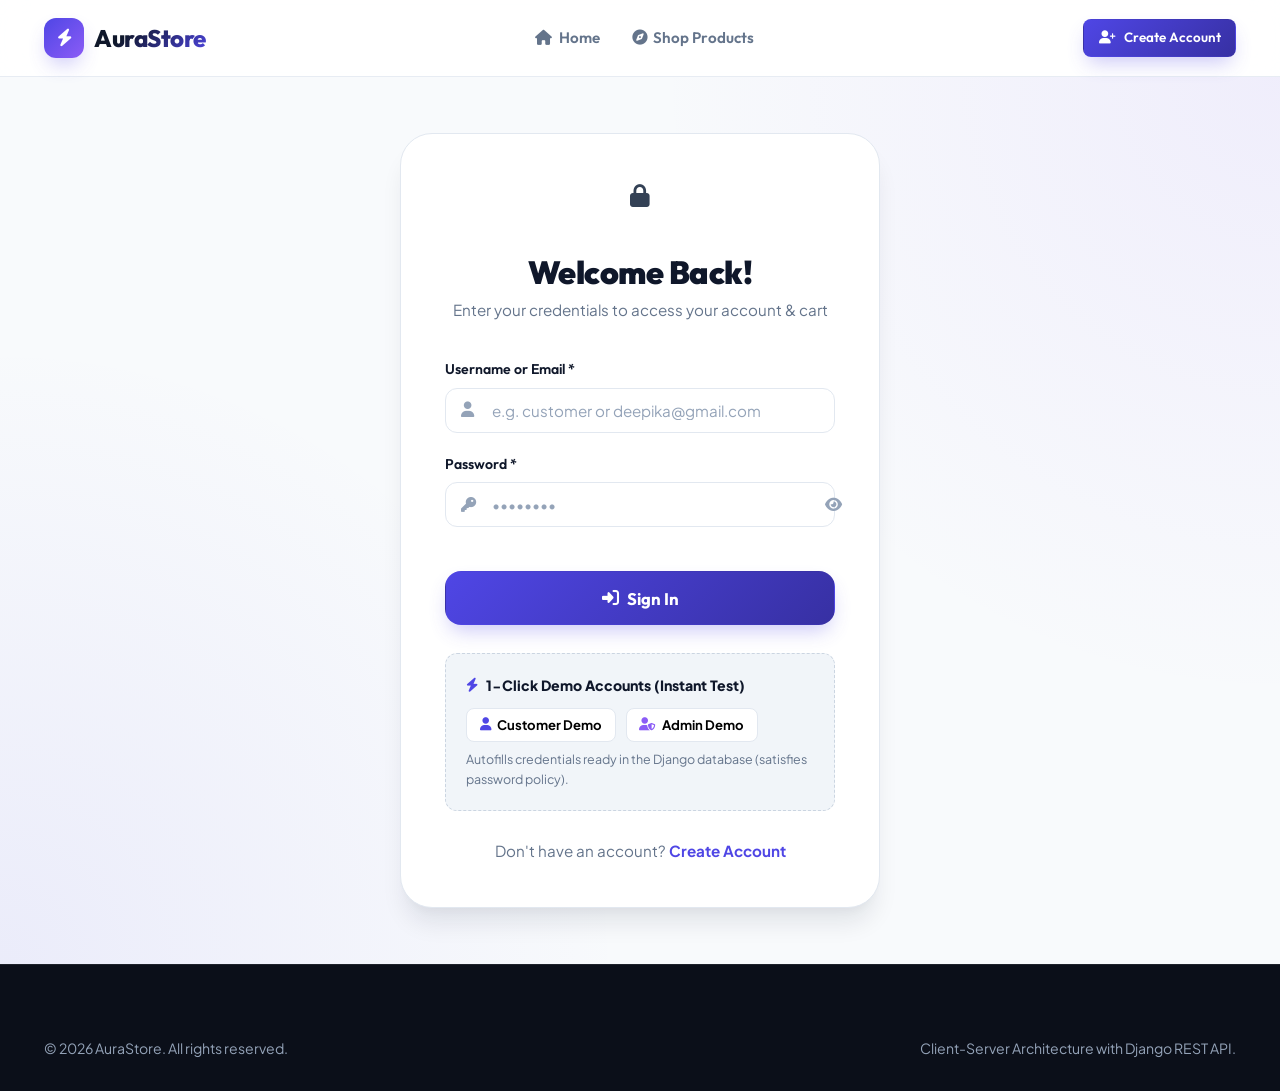
<file: frontend/orders.html>
<!DOCTYPE html>
<html lang="en">
<head>
  <meta charset="UTF-8">
  <meta name="viewport" content="width=device-width, initial-scale=1.0">
  <title>My Orders | AuraStore</title>
  <meta name="description" content="Track live fulfillment progress and view past order purchase histories.">
  
  <!-- FontAwesome & Styles -->
  <link rel="stylesheet" href="https://cdnjs.cloudflare.com/ajax/libs/font-awesome/6.4.0/css/all.min.css">
  <link rel="stylesheet" href="css/style.css">
</head>
<body>

  <!-- Sticky Navigation -->
  <header class="navbar" id="main-navbar">
    <div class="container nav-wrapper">
      <a href="index.html" class="brand-logo">
        <div class="logo-badge"><i class="fas fa-bolt"></i></div>
        <span>AuraStore</span>
      </a>

      <nav>
        <ul class="nav-links">
          <li><a href="index.html" class="nav-link"><i class="fas fa-home"></i> Home</a></li>
          <li><a href="products.html" class="nav-link"><i class="fas fa-compass"></i> Shop</a></li>
          <li><a href="index.html#categories-section" class="nav-link"><i class="fas fa-layer-group"></i> Categories</a></li>
          <li><a href="orders.html" class="nav-link active"><i class="fas fa-box"></i> My Orders</a></li>
        </ul>
      </nav>

      <div class="nav-actions">
        <a href="cart.html" class="nav-cart-btn" title="View Shopping Cart">
          <i class="fas fa-shopping-bag"></i>
          <span class="cart-badge" id="nav-cart-badge" style="display:none;">0</span>
        </a>

        <div id="nav-auth-container">
          <!-- Populated dynamically by auth.js -->
        </div>

        <button class="mobile-toggle" onclick="toggleMobileNav()" title="Toggle Navigation Menu" aria-label="Toggle Navigation Menu">
          <i class="fas fa-bars"></i>
        </button>
      </div>
    </div>
  </header>

  <!-- Mobile Drawer -->
  <div class="mobile-nav-drawer" id="mobile-nav-drawer" onclick="if(event.target===this) toggleMobileNav()">
    <div class="mobile-nav-content">
      <div style="display:flex; justify-content:space-between; align-items:center; border-bottom:1px solid var(--border-color); padding-bottom:1rem;">
        <a href="index.html" class="brand-logo">
          <div class="logo-badge"><i class="fas fa-bolt"></i></div>
          <span>AuraStore</span>
        </a>
        <button onclick="toggleMobileNav()" class="btn btn-sm btn-ghost"><i class="fas fa-times fa-lg"></i></button>
      </div>
      
      <ul style="list-style:none; display:flex; flex-direction:column; gap:1rem; font-size:1.05rem;">
        <li><a href="index.html" class="nav-link" onclick="toggleMobileNav()"><i class="fas fa-home"></i> Home</a></li>
        <li><a href="products.html" class="nav-link" onclick="toggleMobileNav()"><i class="fas fa-compass"></i> Shop Products</a></li>
        <li><a href="orders.html" class="nav-link active" onclick="toggleMobileNav()"><i class="fas fa-box"></i> My Orders</a></li>
        <li><a href="cart.html" class="nav-link" onclick="toggleMobileNav()"><i class="fas fa-shopping-bag"></i> Cart (<span id="mobile-cart-badge">0</span>)</a></li>
      </ul>

      <div id="mobile-auth-container" style="margin-top:auto; padding-top:1.5rem; border-top:1px solid var(--border-color);"></div>
    </div>
  </div>

  <!-- Page Header -->
  <section style="background:linear-gradient(135deg, var(--bg-surface) 0%, var(--bg-subtle) 100%); border-bottom:1px solid var(--border-color); padding: 2.75rem 0; margin-bottom: 3rem;">
    <div class="container">
      <div style="font-size:0.88rem; color:var(--text-muted); margin-bottom:0.5rem; display:flex; align-items:center; gap:0.4rem;">
        <a href="index.html" style="color:var(--text-muted);">Home</a>
        <i class="fas fa-chevron-right fa-xs"></i>
        <span style="color:var(--primary); font-weight:700;">My Orders</span>
      </div>
      <h1 style="font-size:2.4rem; font-weight:900; letter-spacing:-0.5px;">My Orders & Fulfillment Tracking</h1>
      <p style="color:var(--text-muted); font-size:1.05rem; margin-top:0.35rem;">
        Track live dispatch progress, view past purchases, and inspect itemized invoices.
      </p>
    </div>
  </section>

  <!-- Main Orders Layout -->
  <main class="container" style="min-height: 60vh;">
    <div id="orders-list-container" style="max-width: 950px; margin: 0 auto 4.5rem;">
      <div style="text-align:center; padding: 5rem;">
        <i class="fas fa-spinner fa-spin fa-3x" style="color:var(--primary)"></i>
        <p style="margin-top:1.25rem; color:var(--text-muted); font-weight:600;">Loading your order history...</p>
      </div>
    </div>
  </main>

  <!-- Global Footer -->
  <footer class="footer">
    <div class="container">
      <div class="footer-grid">
        <div class="footer-brand">
          <div class="brand-logo" style="color:white; margin-bottom:1.25rem;">
            <div class="logo-badge"><i class="fas fa-bolt"></i></div>
            <span style="color:white; -webkit-text-fill-color:white;">AuraStore</span>
          </div>
          <p style="font-size:0.92rem; line-height:1.65; max-width:340px;">
            Your trusted destination for modern shopping. Discover top tech, lifestyle essentials, and instant delivery.
          </p>
          <div style="display:flex; gap:1rem; margin-top:1.5rem; font-size:1.2rem;">
            <a href="javascript:void(0)" style="color:#94a3b8;"><i class="fab fa-twitter"></i></a>
            <a href="javascript:void(0)" style="color:#94a3b8;"><i class="fab fa-instagram"></i></a>
            <a href="javascript:void(0)" style="color:#94a3b8;"><i class="fab fa-github"></i></a>
            <a href="javascript:void(0)" style="color:#94a3b8;"><i class="fab fa-linkedin"></i></a>
          </div>
        </div>

        <div>
          <h4 style="color:white; margin-bottom:1.25rem; font-size:1.05rem;">Quick Links</h4>
          <ul class="footer-links">
            <li><a href="index.html">Home</a></li>
            <li><a href="products.html">Shop Products</a></li>
            <li><a href="orders.html">My Orders</a></li>
            <li><a href="cart.html">Shopping Cart</a></li>
          </ul>
        </div>

        <div>
          <h4 style="color:white; margin-bottom:1.25rem; font-size:1.05rem;">Customer Care</h4>
          <ul class="footer-links">
            <li><a href="orders.html">Track Order</a></li>
            <li><a href="login.html">Sign In</a></li>
            <li><a href="register.html">Create Account</a></li>
          </ul>
        </div>

        <div>
          <h4 style="color:white; margin-bottom:1.25rem; font-size:1.05rem;">Internship Demo</h4>
          <p style="font-size:0.88rem; line-height:1.6; margin-bottom:1rem;">
            CodeAlpha Full Stack Task 1 — Simple E-Commerce Store with Django REST API, Token Auth & SQLite.
          </p>
          <div style="display:flex; gap:0.5rem; flex-wrap:wrap;">
            <span class="badge" style="background:#1e293b; color:#94a3b8; border:1px solid #334155;">Django DRF</span>
            <span class="badge" style="background:#1e293b; color:#94a3b8; border:1px solid #334155;">SQLite</span>
            <span class="badge" style="background:#1e293b; color:#94a3b8; border:1px solid #334155;">REST API</span>
          </div>
        </div>
      </div>

      <div class="footer-bottom">
        <div>&copy; 2026 AuraStore. All rights reserved.</div>
        <div>Designed with Three-Tier Architecture & Clean REST API.</div>
      </div>
    </div>
  </footer>

  <!-- Scripts -->
  <script src="js/api.js"></script>
  <script src="js/auth.js"></script>
  <script src="js/cart.js"></script>
  <script src="js/orders.js"></script>
  <script>
    document.addEventListener('DOMContentLoaded', () => {
      Orders.initOrdersPage();
    });
  </script>
</body>
</html>
</file>
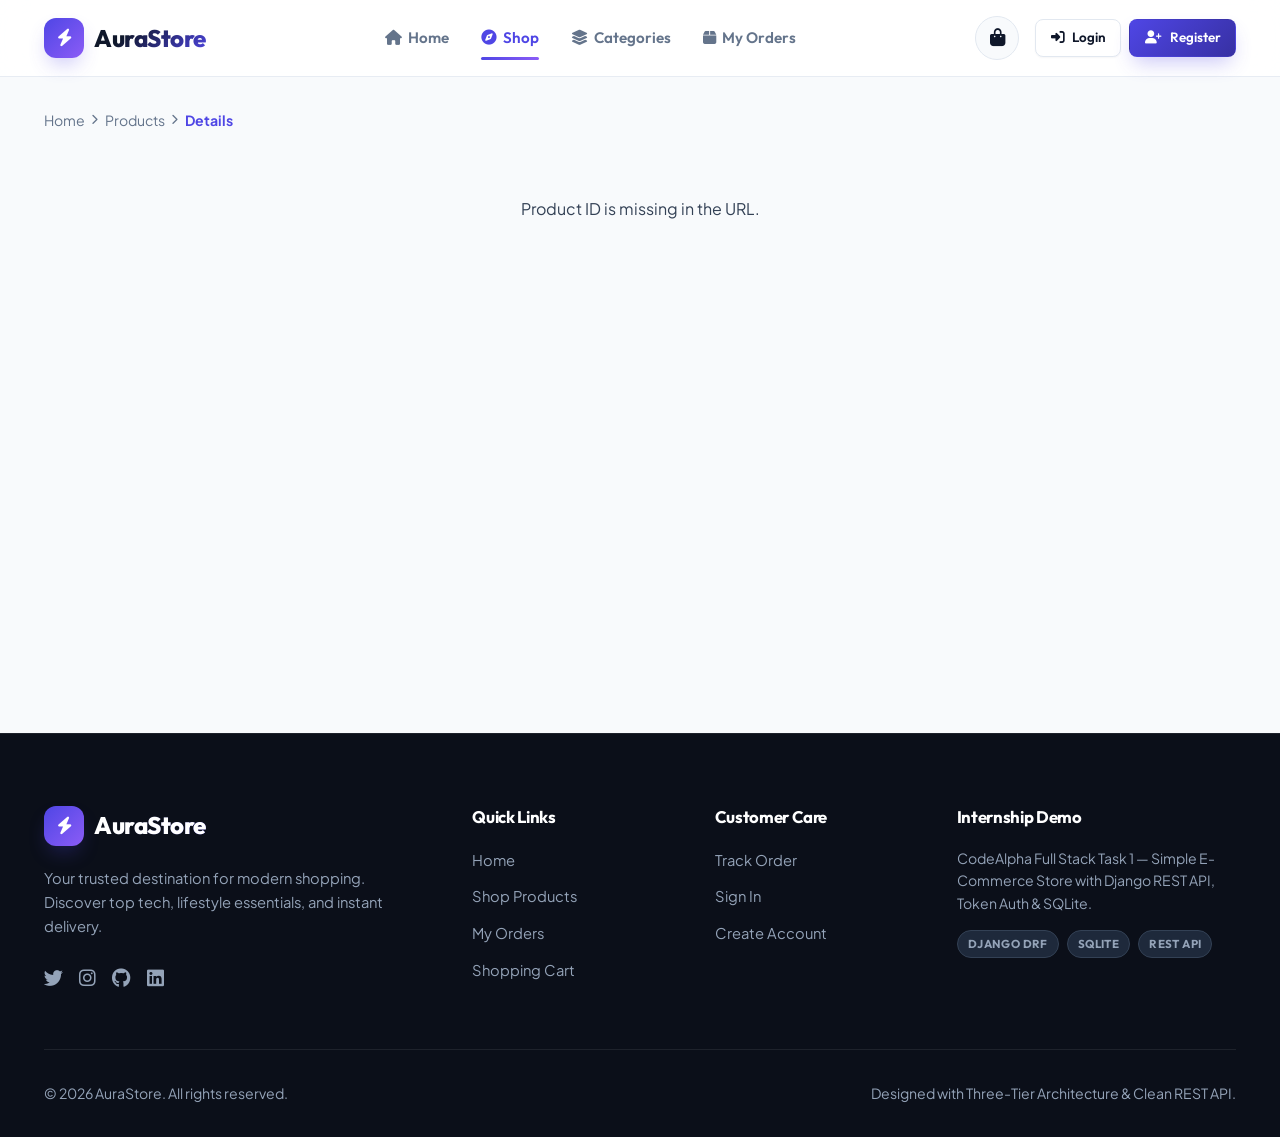
<file: frontend/product-details.html>
<!DOCTYPE html>
<html lang="en">
<head>
  <meta charset="UTF-8">
  <meta name="viewport" content="width=device-width, initial-scale=1.0">
  <title>Product Details | AuraStore</title>
  <meta name="description" content="View comprehensive product specs, reviews, pricing, and availability.">
  
  <!-- FontAwesome & Styles -->
  <link rel="stylesheet" href="https://cdnjs.cloudflare.com/ajax/libs/font-awesome/6.4.0/css/all.min.css">
  <link rel="stylesheet" href="css/style.css">
</head>
<body>

  <!-- Sticky Navigation -->
  <header class="navbar" id="main-navbar">
    <div class="container nav-wrapper">
      <a href="index.html" class="brand-logo">
        <div class="logo-badge"><i class="fas fa-bolt"></i></div>
        <span>AuraStore</span>
      </a>

      <nav>
        <ul class="nav-links">
          <li><a href="index.html" class="nav-link"><i class="fas fa-home"></i> Home</a></li>
          <li><a href="products.html" class="nav-link active"><i class="fas fa-compass"></i> Shop</a></li>
          <li><a href="index.html#categories-section" class="nav-link"><i class="fas fa-layer-group"></i> Categories</a></li>
          <li><a href="orders.html" class="nav-link"><i class="fas fa-box"></i> My Orders</a></li>
        </ul>
      </nav>

      <div class="nav-actions">
        <a href="cart.html" class="nav-cart-btn" title="View Shopping Cart">
          <i class="fas fa-shopping-bag"></i>
          <span class="cart-badge" id="nav-cart-badge" style="display:none;">0</span>
        </a>

        <div id="nav-auth-container">
          <!-- Populated dynamically by auth.js -->
        </div>

        <button class="mobile-toggle" onclick="toggleMobileNav()" title="Toggle Navigation Menu" aria-label="Toggle Navigation Menu">
          <i class="fas fa-bars"></i>
        </button>
      </div>
    </div>
  </header>

  <!-- Mobile Drawer -->
  <div class="mobile-nav-drawer" id="mobile-nav-drawer" onclick="if(event.target===this) toggleMobileNav()">
    <div class="mobile-nav-content">
      <div style="display:flex; justify-content:space-between; align-items:center; border-bottom:1px solid var(--border-color); padding-bottom:1rem;">
        <a href="index.html" class="brand-logo">
          <div class="logo-badge"><i class="fas fa-bolt"></i></div>
          <span>AuraStore</span>
        </a>
        <button onclick="toggleMobileNav()" class="btn btn-sm btn-ghost"><i class="fas fa-times fa-lg"></i></button>
      </div>
      
      <ul style="list-style:none; display:flex; flex-direction:column; gap:1rem; font-size:1.05rem;">
        <li><a href="index.html" class="nav-link" onclick="toggleMobileNav()"><i class="fas fa-home"></i> Home</a></li>
        <li><a href="products.html" class="nav-link active" onclick="toggleMobileNav()"><i class="fas fa-compass"></i> Shop Products</a></li>
        <li><a href="orders.html" class="nav-link" onclick="toggleMobileNav()"><i class="fas fa-box"></i> My Orders</a></li>
        <li><a href="cart.html" class="nav-link" onclick="toggleMobileNav()"><i class="fas fa-shopping-bag"></i> Cart (<span id="mobile-cart-badge">0</span>)</a></li>
      </ul>

      <div id="mobile-auth-container" style="margin-top:auto; padding-top:1.5rem; border-top:1px solid var(--border-color);"></div>
    </div>
  </div>

  <!-- Breadcrumbs -->
  <div class="container" style="padding-top: 2rem; padding-bottom: 1rem;">
    <div style="font-size:0.88rem; color:var(--text-muted); display:flex; align-items:center; gap:0.4rem;">
      <a href="index.html" style="color:var(--text-muted);">Home</a>
      <i class="fas fa-chevron-right fa-xs"></i>
      <a href="products.html" style="color:var(--text-muted);">Products</a>
      <i class="fas fa-chevron-right fa-xs"></i>
      <span id="breadcrumb-title" style="color:var(--primary); font-weight:700;">Details</span>
    </div>
  </div>

  <!-- Main Product Detail View -->
  <main class="container" id="product-details-container" style="min-height: 65vh;">
    <div style="text-align:center; padding: 5rem;">
      <i class="fas fa-spinner fa-spin fa-3x" style="color:var(--primary)"></i>
      <p style="margin-top:1.25rem; color:var(--text-muted); font-size:1.1rem; font-weight:600;">Loading product details...</p>
    </div>
  </main>

  <!-- Global Footer -->
  <footer class="footer">
    <div class="container">
      <div class="footer-grid">
        <div class="footer-brand">
          <div class="brand-logo" style="color:white; margin-bottom:1.25rem;">
            <div class="logo-badge"><i class="fas fa-bolt"></i></div>
            <span style="color:white; -webkit-text-fill-color:white;">AuraStore</span>
          </div>
          <p style="font-size:0.92rem; line-height:1.65; max-width:340px;">
            Your trusted destination for modern shopping. Discover top tech, lifestyle essentials, and instant delivery.
          </p>
          <div style="display:flex; gap:1rem; margin-top:1.5rem; font-size:1.2rem;">
            <a href="javascript:void(0)" style="color:#94a3b8;"><i class="fab fa-twitter"></i></a>
            <a href="javascript:void(0)" style="color:#94a3b8;"><i class="fab fa-instagram"></i></a>
            <a href="javascript:void(0)" style="color:#94a3b8;"><i class="fab fa-github"></i></a>
            <a href="javascript:void(0)" style="color:#94a3b8;"><i class="fab fa-linkedin"></i></a>
          </div>
        </div>

        <div>
          <h4 style="color:white; margin-bottom:1.25rem; font-size:1.05rem;">Quick Links</h4>
          <ul class="footer-links">
            <li><a href="index.html">Home</a></li>
            <li><a href="products.html">Shop Products</a></li>
            <li><a href="orders.html">My Orders</a></li>
            <li><a href="cart.html">Shopping Cart</a></li>
          </ul>
        </div>

        <div>
          <h4 style="color:white; margin-bottom:1.25rem; font-size:1.05rem;">Customer Care</h4>
          <ul class="footer-links">
            <li><a href="orders.html">Track Order</a></li>
            <li><a href="login.html">Sign In</a></li>
            <li><a href="register.html">Create Account</a></li>
          </ul>
        </div>

        <div>
          <h4 style="color:white; margin-bottom:1.25rem; font-size:1.05rem;">Internship Demo</h4>
          <p style="font-size:0.88rem; line-height:1.6; margin-bottom:1rem;">
            CodeAlpha Full Stack Task 1 — Simple E-Commerce Store with Django REST API, Token Auth & SQLite.
          </p>
          <div style="display:flex; gap:0.5rem; flex-wrap:wrap;">
            <span class="badge" style="background:#1e293b; color:#94a3b8; border:1px solid #334155;">Django DRF</span>
            <span class="badge" style="background:#1e293b; color:#94a3b8; border:1px solid #334155;">SQLite</span>
            <span class="badge" style="background:#1e293b; color:#94a3b8; border:1px solid #334155;">REST API</span>
          </div>
        </div>
      </div>

      <div class="footer-bottom">
        <div>&copy; 2026 AuraStore. All rights reserved.</div>
        <div>Designed with Three-Tier Architecture & Clean REST API.</div>
      </div>
    </div>
  </footer>

  <!-- Scripts -->
  <script src="js/api.js"></script>
  <script src="js/auth.js"></script>
  <script src="js/cart.js"></script>
  <script src="js/products.js"></script>
  <script>
    document.addEventListener('DOMContentLoaded', () => {
      Products.initDetailsPage();
    });
  </script>
</body>
</html>
</file>
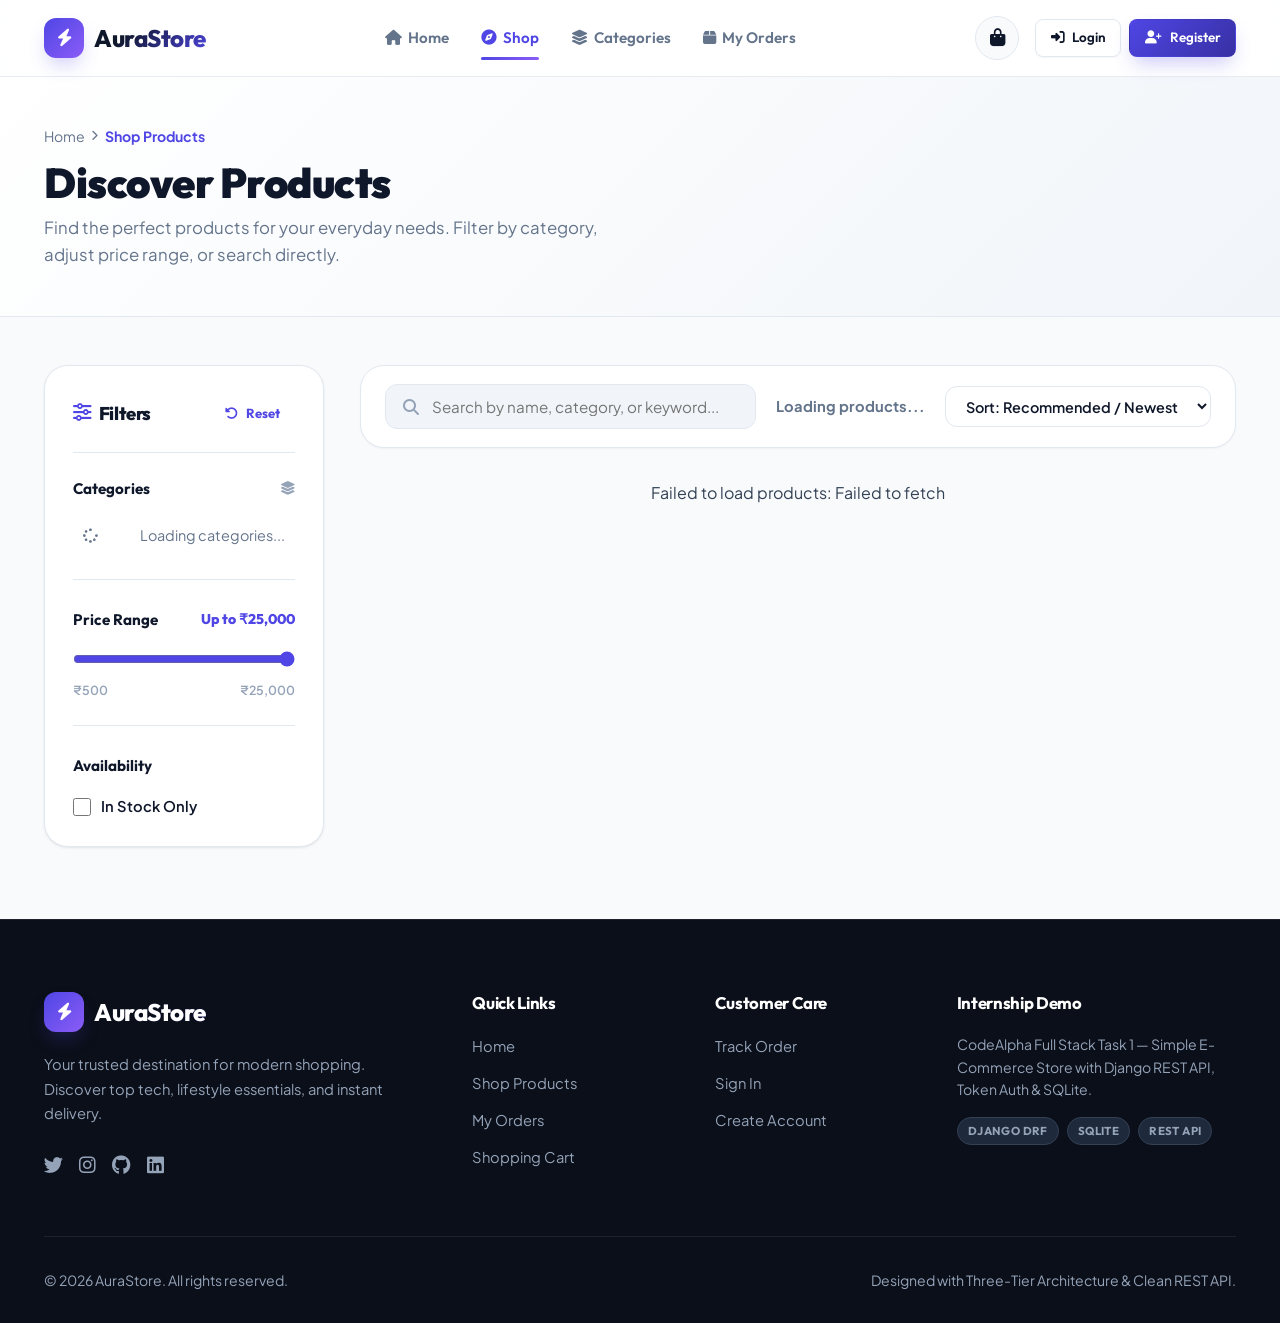
<file: frontend/products.html>
<!DOCTYPE html>
<html lang="en">
<head>
  <meta charset="UTF-8">
  <meta name="viewport" content="width=device-width, initial-scale=1.0">
  <title>Discover Products | AuraStore</title>
  <meta name="description" content="Find the perfect products for your everyday needs from our wide catalog.">
  
  <!-- FontAwesome & Styles -->
  <link rel="stylesheet" href="https://cdnjs.cloudflare.com/ajax/libs/font-awesome/6.4.0/css/all.min.css">
  <link rel="stylesheet" href="css/style.css">
</head>
<body>

  <!-- Sticky Navigation -->
  <header class="navbar" id="main-navbar">
    <div class="container nav-wrapper">
      <a href="index.html" class="brand-logo">
        <div class="logo-badge"><i class="fas fa-bolt"></i></div>
        <span>AuraStore</span>
      </a>

      <nav>
        <ul class="nav-links">
          <li><a href="index.html" class="nav-link"><i class="fas fa-home"></i> Home</a></li>
          <li><a href="products.html" class="nav-link active"><i class="fas fa-compass"></i> Shop</a></li>
          <li><a href="index.html#categories-section" class="nav-link"><i class="fas fa-layer-group"></i> Categories</a></li>
          <li><a href="orders.html" class="nav-link"><i class="fas fa-box"></i> My Orders</a></li>
        </ul>
      </nav>

      <div class="nav-actions">
        <a href="cart.html" class="nav-cart-btn" title="View Shopping Cart">
          <i class="fas fa-shopping-bag"></i>
          <span class="cart-badge" id="nav-cart-badge" style="display:none;">0</span>
        </a>

        <div id="nav-auth-container">
          <!-- Populated dynamically by auth.js -->
        </div>

        <button class="mobile-toggle" onclick="toggleMobileNav()" title="Toggle Navigation Menu" aria-label="Toggle Navigation Menu">
          <i class="fas fa-bars"></i>
        </button>
      </div>
    </div>
  </header>

  <!-- Mobile Drawer -->
  <div class="mobile-nav-drawer" id="mobile-nav-drawer" onclick="if(event.target===this) toggleMobileNav()">
    <div class="mobile-nav-content">
      <div style="display:flex; justify-content:space-between; align-items:center; border-bottom:1px solid var(--border-color); padding-bottom:1rem;">
        <a href="index.html" class="brand-logo">
          <div class="logo-badge"><i class="fas fa-bolt"></i></div>
          <span>AuraStore</span>
        </a>
        <button onclick="toggleMobileNav()" class="btn btn-sm btn-ghost"><i class="fas fa-times fa-lg"></i></button>
      </div>
      
      <ul style="list-style:none; display:flex; flex-direction:column; gap:1rem; font-size:1.05rem;">
        <li><a href="index.html" class="nav-link" onclick="toggleMobileNav()"><i class="fas fa-home"></i> Home</a></li>
        <li><a href="products.html" class="nav-link active" onclick="toggleMobileNav()"><i class="fas fa-compass"></i> Shop Products</a></li>
        <li><a href="orders.html" class="nav-link" onclick="toggleMobileNav()"><i class="fas fa-box"></i> My Orders</a></li>
        <li><a href="cart.html" class="nav-link" onclick="toggleMobileNav()"><i class="fas fa-shopping-bag"></i> Cart (<span id="mobile-cart-badge">0</span>)</a></li>
      </ul>

      <div id="mobile-auth-container" style="margin-top:auto; padding-top:1.5rem; border-top:1px solid var(--border-color);"></div>
    </div>
  </div>

  <!-- Page Header & Search Banner -->
  <section style="background:linear-gradient(135deg, var(--bg-surface) 0%, var(--bg-subtle) 100%); border-bottom:1px solid var(--border-color); padding: 3rem 0; margin-bottom: 3rem;">
    <div class="container">
      <div style="font-size:0.88rem; color:var(--text-muted); margin-bottom:0.6rem; display:flex; align-items:center; gap:0.4rem;">
        <a href="index.html" style="color:var(--text-muted);">Home</a>
        <i class="fas fa-chevron-right fa-xs"></i>
        <span style="color:var(--primary); font-weight:700;">Shop Products</span>
      </div>
      <h1 style="font-size:2.6rem; font-weight:900; letter-spacing:-0.5px;">Discover Products</h1>
      <p style="color:var(--text-muted); font-size:1.05rem; margin-top:0.35rem; max-width:600px;">
        Find the perfect products for your everyday needs. Filter by category, adjust price range, or search directly.
      </p>
    </div>
  </section>

  <!-- Main Catalog Layout -->
  <main class="container">
    <div class="catalog-layout">
      
      <!-- Filter Sidebar -->
      <aside class="filter-sidebar">
        <div class="filter-sidebar-header">
          <h3 style="font-size:1.15rem; font-weight:800; display:flex; align-items:center; gap:0.5rem;">
            <i class="fas fa-sliders" style="color:var(--primary);"></i> Filters
          </h3>
          <a href="products.html" class="btn btn-sm btn-ghost" style="font-size:0.82rem; font-weight:700; color:var(--primary);">
            <i class="fas fa-rotate-left"></i> Reset
          </a>
        </div>

        <!-- Categories Filter -->
        <div class="filter-group">
          <div class="filter-title">
            <span>Categories</span>
            <i class="fas fa-layer-group" style="font-size:0.85rem; color:var(--text-light);"></i>
          </div>
          <ul class="filter-list" id="filter-category-list">
            <li class="filter-item"><i class="fas fa-spinner fa-spin"></i> Loading categories...</li>
          </ul>
        </div>

        <!-- Price Range Filter -->
        <div class="filter-group">
          <div class="filter-title">
            <span>Price Range</span>
            <span id="price-display" style="font-size:0.88rem; color:var(--primary); font-weight:800;">Up to ₹25,000</span>
          </div>
          <input type="range" id="max-price" min="500" max="25000" step="500" value="25000" style="width:100%; accent-color:var(--primary); cursor:pointer;">
          <div style="display:flex; justify-content:space-between; font-size:0.78rem; font-weight:600; color:var(--text-light); margin-top:0.5rem;">
            <span>₹500</span>
            <span>₹25,000</span>
          </div>
        </div>

        <!-- Stock Availability -->
        <div class="filter-group">
          <div class="filter-title">Availability</div>
          <label style="display:flex; align-items:center; gap:0.65rem; font-size:0.92rem; font-weight:600; cursor:pointer; color:var(--text-main);">
            <input type="checkbox" id="in-stock-only" style="width:18px; height:18px; accent-color:var(--primary);">
            <span>In Stock Only</span>
          </label>
        </div>
      </aside>

      <!-- Products Grid & Toolbar -->
      <div>
        
        <!-- Filter Toolbar -->
        <div class="filter-toolbar">
          <div class="search-input-box">
            <i class="fas fa-search"></i>
            <input type="text" id="search-input" placeholder="Search by name, category, or keyword...">
          </div>

          <div style="display:flex; align-items:center; gap:1.25rem; flex-wrap:wrap;">
            <div style="font-size:0.92rem; font-weight:700; color:var(--text-muted);" id="result-count">
              Loading products...
            </div>

            <select id="sort-select" class="form-control" style="width:auto; padding:0.6rem 1rem; font-size:0.9rem; font-weight:600;">
              <option value="newest">Sort: Recommended / Newest</option>
              <option value="price_low">Price: Low to High</option>
              <option value="price_high">Price: High to Low</option>
              <option value="name_asc">Name: A to Z</option>
            </select>
          </div>
        </div>

        <!-- Product Cards Grid -->
        <div class="product-grid" id="catalog-products-grid">
          <!-- Populated by products.js -->
          <div style="grid-column:1/-1; text-align:center; padding:4rem;">
            <i class="fas fa-spinner fa-spin fa-2x" style="color:var(--primary)"></i>
            <p style="margin-top:1rem; color:var(--text-muted);">Fetching catalog...</p>
          </div>
        </div>

      </div>

    </div>
  </main>

  <!-- Global Footer -->
  <footer class="footer">
    <div class="container">
      <div class="footer-grid">
        <div class="footer-brand">
          <div class="brand-logo" style="color:white; margin-bottom:1.25rem;">
            <div class="logo-badge"><i class="fas fa-bolt"></i></div>
            <span style="color:white; -webkit-text-fill-color:white;">AuraStore</span>
          </div>
          <p style="font-size:0.92rem; line-height:1.65; max-width:340px;">
            Your trusted destination for modern shopping. Discover top tech, lifestyle essentials, and instant delivery.
          </p>
          <div style="display:flex; gap:1rem; margin-top:1.5rem; font-size:1.2rem;">
            <a href="javascript:void(0)" style="color:#94a3b8;"><i class="fab fa-twitter"></i></a>
            <a href="javascript:void(0)" style="color:#94a3b8;"><i class="fab fa-instagram"></i></a>
            <a href="javascript:void(0)" style="color:#94a3b8;"><i class="fab fa-github"></i></a>
            <a href="javascript:void(0)" style="color:#94a3b8;"><i class="fab fa-linkedin"></i></a>
          </div>
        </div>

        <div>
          <h4 style="color:white; margin-bottom:1.25rem; font-size:1.05rem;">Quick Links</h4>
          <ul class="footer-links">
            <li><a href="index.html">Home</a></li>
            <li><a href="products.html">Shop Products</a></li>
            <li><a href="orders.html">My Orders</a></li>
            <li><a href="cart.html">Shopping Cart</a></li>
          </ul>
        </div>

        <div>
          <h4 style="color:white; margin-bottom:1.25rem; font-size:1.05rem;">Customer Care</h4>
          <ul class="footer-links">
            <li><a href="orders.html">Track Order</a></li>
            <li><a href="login.html">Sign In</a></li>
            <li><a href="register.html">Create Account</a></li>
          </ul>
        </div>

        <div>
          <h4 style="color:white; margin-bottom:1.25rem; font-size:1.05rem;">Internship Demo</h4>
          <p style="font-size:0.88rem; line-height:1.6; margin-bottom:1rem;">
            CodeAlpha Full Stack Task 1 — Simple E-Commerce Store with Django REST API, Token Auth & SQLite.
          </p>
          <div style="display:flex; gap:0.5rem; flex-wrap:wrap;">
            <span class="badge" style="background:#1e293b; color:#94a3b8; border:1px solid #334155;">Django DRF</span>
            <span class="badge" style="background:#1e293b; color:#94a3b8; border:1px solid #334155;">SQLite</span>
            <span class="badge" style="background:#1e293b; color:#94a3b8; border:1px solid #334155;">REST API</span>
          </div>
        </div>
      </div>

      <div class="footer-bottom">
        <div>&copy; 2026 AuraStore. All rights reserved.</div>
        <div>Designed with Three-Tier Architecture & Clean REST API.</div>
      </div>
    </div>
  </footer>

  <!-- Scripts -->
  <script src="js/api.js"></script>
  <script src="js/auth.js"></script>
  <script src="js/cart.js"></script>
  <script src="js/products.js"></script>
  <script>
    document.addEventListener('DOMContentLoaded', () => {
      Products.initCatalogPage();
    });
  </script>
</body>
</html>
</file>
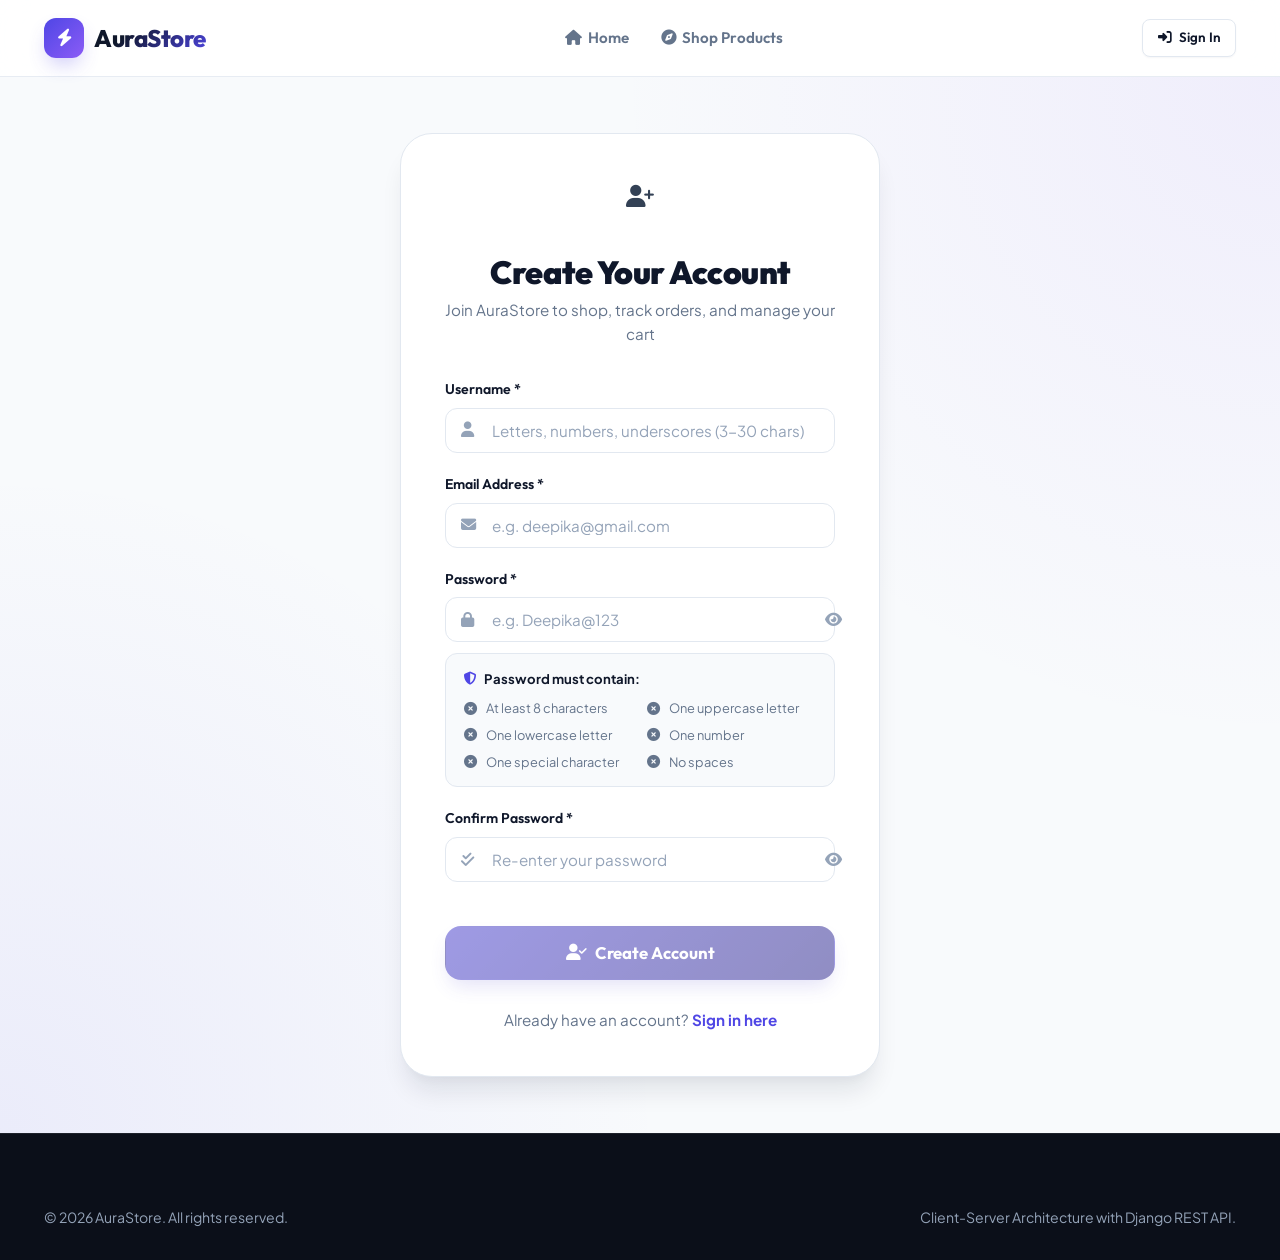
<file: frontend/register.html>
<!DOCTYPE html>
<html lang="en">
<head>
  <meta charset="UTF-8">
  <meta name="viewport" content="width=device-width, initial-scale=1.0">
  <title>Create Account | AuraStore</title>
  <meta name="description" content="Register an account with AuraStore to shop, track fulfillment, and save wishlist items.">
  
  <!-- FontAwesome & Styles -->
  <link rel="stylesheet" href="https://cdnjs.cloudflare.com/ajax/libs/font-awesome/6.4.0/css/all.min.css">
  <link rel="stylesheet" href="css/style.css">
</head>
<body>

  <!-- Sticky Navigation -->
  <header class="navbar" id="main-navbar">
    <div class="container nav-wrapper">
      <a href="index.html" class="brand-logo">
        <div class="logo-badge"><i class="fas fa-bolt"></i></div>
        <span>AuraStore</span>
      </a>

      <nav>
        <ul class="nav-links">
          <li><a href="index.html" class="nav-link"><i class="fas fa-home"></i> Home</a></li>
          <li><a href="products.html" class="nav-link"><i class="fas fa-compass"></i> Shop Products</a></li>
        </ul>
      </nav>

      <div class="nav-actions">
        <a href="login.html" class="btn btn-sm btn-secondary">
          <i class="fas fa-sign-in-alt"></i> Sign In
        </a>
      </div>
    </div>
  </header>

  <!-- Registration Main -->
  <main class="auth-wrapper">
    <div class="auth-card">
      <div style="text-align:center; margin-bottom: 2rem;">
        <div class="logo-badge" style="margin:0 auto 1.25rem; width:54px; height:54px; font-size:1.4rem;">
          <i class="fas fa-user-plus"></i>
        </div>
        <h1 style="font-size: 2rem; font-weight:900; letter-spacing:-0.5px;">Create Your Account</h1>
        <p style="color:var(--text-muted); font-size:0.95rem; margin-top:0.35rem;">Join AuraStore to shop, track orders, and manage your cart</p>
      </div>

      <form id="register-form" novalidate>
        <!-- Username Field -->
        <div class="form-group">
          <label class="form-label" for="reg_username">Username *</label>
          <div class="input-icon-wrapper">
            <i class="fas fa-user"></i>
            <input type="text" id="reg_username" class="form-control" placeholder="Letters, numbers, underscores (3-30 chars)" autocomplete="username" required>
          </div>
          <div class="field-feedback" id="reg_username_feedback"></div>
        </div>

        <!-- Email Field -->
        <div class="form-group">
          <label class="form-label" for="reg_email">Email Address *</label>
          <div class="input-icon-wrapper">
            <i class="fas fa-envelope"></i>
            <input type="email" id="reg_email" class="form-control" placeholder="e.g. deepika@gmail.com" autocomplete="email" required>
          </div>
          <div class="field-feedback" id="reg_email_feedback"></div>
        </div>

        <!-- Password Field -->
        <div class="form-group">
          <label class="form-label" for="reg_password">Password *</label>
          <div class="input-icon-wrapper">
            <i class="fas fa-lock"></i>
            <input type="password" id="reg_password" class="form-control has-toggle" placeholder="e.g. Deepika@123" autocomplete="new-password" required>
            <button type="button" class="password-toggle-btn" id="toggle-reg-password" title="Toggle password visibility">
              <i class="fas fa-eye"></i>
            </button>
          </div>
          
          <!-- Live Interactive Password Checklist -->
          <div class="password-requirements-card" id="password-req-card">
            <div class="req-header">
              <i class="fas fa-shield-alt" style="color:var(--primary);"></i> Password must contain:
            </div>
            <ul class="req-list">
              <li class="req-item" id="req-length">
                <i class="fas fa-times-circle"></i> <span>At least 8 characters</span>
              </li>
              <li class="req-item" id="req-upper">
                <i class="fas fa-times-circle"></i> <span>One uppercase letter</span>
              </li>
              <li class="req-item" id="req-lower">
                <i class="fas fa-times-circle"></i> <span>One lowercase letter</span>
              </li>
              <li class="req-item" id="req-number">
                <i class="fas fa-times-circle"></i> <span>One number</span>
              </li>
              <li class="req-item" id="req-special">
                <i class="fas fa-times-circle"></i> <span>One special character</span>
              </li>
              <li class="req-item" id="req-spaces">
                <i class="fas fa-times-circle"></i> <span>No spaces</span>
              </li>
            </ul>
          </div>
          <div class="field-feedback" id="reg_password_feedback"></div>
        </div>

        <!-- Confirm Password Field -->
        <div class="form-group">
          <label class="form-label" for="reg_confirm_password">Confirm Password *</label>
          <div class="input-icon-wrapper">
            <i class="fas fa-check-double"></i>
            <input type="password" id="reg_confirm_password" class="form-control has-toggle" placeholder="Re-enter your password" autocomplete="new-password" required>
            <button type="button" class="password-toggle-btn" id="toggle-reg-cp" title="Toggle confirm password visibility">
              <i class="fas fa-eye"></i>
            </button>
          </div>
          <div class="field-feedback" id="reg_confirm_feedback"></div>
        </div>

        <!-- Submit Button -->
        <button type="submit" id="reg-submit-btn" class="btn btn-primary btn-block btn-lg" style="margin-top:1.5rem;" disabled>
          <i class="fas fa-user-check"></i> Create Account
        </button>
      </form>

      <div style="text-align:center; margin-top: 1.75rem; font-size:0.95rem; color:var(--text-muted);">
        Already have an account? <a href="login.html" style="font-weight:700;">Sign in here</a>
      </div>
    </div>
  </main>

  <!-- Global Footer -->
  <footer class="footer">
    <div class="container footer-bottom" style="border-top:none; padding-top:0;">
      <div>&copy; 2026 AuraStore. All rights reserved.</div>
      <div>Client-Server Architecture with Django REST API.</div>
    </div>
  </footer>

  <!-- Scripts -->
  <script src="js/api.js"></script>
  <script src="js/auth.js"></script>
  <script>
    // Elements
    const usernameInput = document.getElementById('reg_username');
    const emailInput = document.getElementById('reg_email');
    const passwordInput = document.getElementById('reg_password');
    const confirmPasswordInput = document.getElementById('reg_confirm_password');
    const submitBtn = document.getElementById('reg-submit-btn');

    const usernameFeedback = document.getElementById('reg_username_feedback');
    const emailFeedback = document.getElementById('reg_email_feedback');
    const passwordFeedback = document.getElementById('reg_password_feedback');
    const confirmFeedback = document.getElementById('reg_confirm_feedback');

    // Requirement Checklist Elements
    const reqItems = {
      length: document.getElementById('req-length'),
      upper: document.getElementById('req-upper'),
      lower: document.getElementById('req-lower'),
      number: document.getElementById('req-number'),
      special: document.getElementById('req-special'),
      spaces: document.getElementById('req-spaces')
    };

    // Password Visibility Toggles
    function setupPasswordToggle(btnId, inputId) {
      const btn = document.getElementById(btnId);
      const input = document.getElementById(inputId);
      if (btn && input) {
        btn.addEventListener('click', () => {
          const isPassword = input.type === 'password';
          input.type = isPassword ? 'text' : 'password';
          btn.innerHTML = isPassword ? '<i class="fas fa-eye-slash"></i>' : '<i class="fas fa-eye"></i>';
        });
      }
    }
    setupPasswordToggle('toggle-reg-password', 'reg_password');
    setupPasswordToggle('toggle-reg-cp', 'reg_confirm_password');

    // Validation Regex & Rules
    const EMAIL_REGEX = /^[a-zA-Z0-9](?:[a-zA-Z0-9._%+-]*[a-zA-Z0-9])?@[a-zA-Z0-9](?:[a-zA-Z0-9-]*[a-zA-Z0-9])?(?:\.[a-zA-Z0-9](?:[a-zA-Z0-9-]*[a-zA-Z0-9])?)*\.[a-zA-Z]{2,}$/;
    const USERNAME_REGEX = /^[a-zA-Z0-9_]{3,30}$/;

    // State
    let fieldValidity = {
      username: false,
      email: false,
      password: false,
      confirmPassword: false
    };

    function setFieldState(input, feedbackEl, isValid, message = '') {
      if (isValid) {
        input.classList.remove('is-invalid');
        input.classList.add('is-valid');
        feedbackEl.className = 'field-feedback success';
        feedbackEl.innerHTML = message ? `<i class="fas fa-check-circle"></i> <span>${message}</span>` : '';
      } else {
        input.classList.remove('is-valid');
        input.classList.add('is-invalid');
        feedbackEl.className = 'field-feedback error';
        feedbackEl.innerHTML = message ? `<i class="fas fa-exclamation-circle"></i> <span>${message}</span>` : '';
      }
    }

    function clearFieldState(input, feedbackEl) {
      input.classList.remove('is-valid', 'is-invalid');
      feedbackEl.className = 'field-feedback';
      feedbackEl.innerHTML = '';
    }

    // Username Validation
    function validateUsername(silent = false) {
      const val = usernameInput.value.trim();
      if (!val) {
        fieldValidity.username = false;
        if (!silent) setFieldState(usernameInput, usernameFeedback, false, 'Username is required.');
        else clearFieldState(usernameInput, usernameFeedback);
        return false;
      }
      if (val.length < 3) {
        fieldValidity.username = false;
        if (!silent) setFieldState(usernameInput, usernameFeedback, false, 'Username must be at least 3 characters long.');
        return false;
      }
      if (val.length > 30) {
        fieldValidity.username = false;
        if (!silent) setFieldState(usernameInput, usernameFeedback, false, 'Username cannot exceed 30 characters.');
        return false;
      }
      if (usernameInput.value.includes(' ')) {
        fieldValidity.username = false;
        if (!silent) setFieldState(usernameInput, usernameFeedback, false, 'Username cannot contain spaces.');
        return false;
      }
      if (!USERNAME_REGEX.test(val)) {
        fieldValidity.username = false;
        if (!silent) setFieldState(usernameInput, usernameFeedback, false, 'Username can only contain letters, numbers, and underscores.');
        return false;
      }

      fieldValidity.username = true;
      setFieldState(usernameInput, usernameFeedback, true);
      return true;
    }

    // Email Validation
    function validateEmail(silent = false) {
      const rawVal = emailInput.value;
      const val = rawVal.trim();

      if (!val) {
        fieldValidity.email = false;
        if (!silent) setFieldState(emailInput, emailFeedback, false, 'Please enter a valid email address.');
        else clearFieldState(emailInput, emailFeedback);
        return false;
      }

      // Check space or consecutive dots
      if (rawVal.includes(' ') || val.includes('..') || !EMAIL_REGEX.test(val)) {
        fieldValidity.email = false;
        if (!silent) setFieldState(emailInput, emailFeedback, false, 'Please enter a valid email address.');
        return false;
      }

      fieldValidity.email = true;
      setFieldState(emailInput, emailFeedback, true);
      return true;
    }

    // Password Validation with Live Checklist
    function updateRule(element, isPassed) {
      if (isPassed) {
        element.classList.remove('invalid');
        element.classList.add('valid');
        element.querySelector('i').className = 'fas fa-check-circle';
      } else {
        element.classList.remove('valid');
        element.classList.add('invalid');
        element.querySelector('i').className = 'fas fa-times-circle';
      }
    }

    function validatePassword(silent = false) {
      const val = passwordInput.value;
      
      const hasLength = val.length >= 8;
      const hasUpper = /[A-Z]/.test(val);
      const hasLower = /[a-z]/.test(val);
      const hasNumber = /[0-9]/.test(val);
      const hasSpecial = /[@#$%!^&*_\-+=()[\]{};:\'",.<>?/\\|`~]/.test(val);
      const hasNoSpaces = val.length > 0 && !/\s/.test(val);

      // Update live checklist
      if (val.length > 0) {
        updateRule(reqItems.length, hasLength);
        updateRule(reqItems.upper, hasUpper);
        updateRule(reqItems.lower, hasLower);
        updateRule(reqItems.number, hasNumber);
        updateRule(reqItems.special, hasSpecial);
        updateRule(reqItems.spaces, hasNoSpaces);
      } else {
        // Reset checklist to neutral
        Object.values(reqItems).forEach(item => {
          item.classList.remove('valid', 'invalid');
          item.querySelector('i').className = 'fas fa-times-circle';
        });
      }

      const allValid = hasLength && hasUpper && hasLower && hasNumber && hasSpecial && hasNoSpaces;
      fieldValidity.password = allValid;

      if (!val) {
        if (!silent) setFieldState(passwordInput, passwordFeedback, false, 'Password is required.');
        else clearFieldState(passwordInput, passwordFeedback);
        return false;
      }

      if (allValid) {
        setFieldState(passwordInput, passwordFeedback, true);
      } else {
        if (!silent) {
          setFieldState(passwordInput, passwordFeedback, false, 'Password must satisfy all requirements above.');
        } else {
          passwordInput.classList.remove('is-valid');
          passwordFeedback.innerHTML = '';
        }
      }

      // Re-validate confirm password if it already has value
      if (confirmPasswordInput.value) {
        validateConfirmPassword();
      }

      return allValid;
    }

    // Confirm Password Validation
    function validateConfirmPassword(silent = false) {
      const p = passwordInput.value;
      const cp = confirmPasswordInput.value;

      if (!cp) {
        fieldValidity.confirmPassword = false;
        if (!silent) setFieldState(confirmPasswordInput, confirmFeedback, false, 'Please confirm your password.');
        else clearFieldState(confirmPasswordInput, confirmFeedback);
        return false;
      }

      if (p !== cp) {
        fieldValidity.confirmPassword = false;
        setFieldState(confirmPasswordInput, confirmFeedback, false, 'Passwords do not match.');
        return false;
      }

      fieldValidity.confirmPassword = true;
      setFieldState(confirmPasswordInput, confirmFeedback, true, 'Passwords match ✓');
      return true;
    }

    // Master Validity Check to toggle Submit Button
    function updateSubmitButton() {
      const isValid = fieldValidity.username && fieldValidity.email && fieldValidity.password && fieldValidity.confirmPassword;
      submitBtn.disabled = !isValid;
    }

    // Attach Event Listeners for Real-time Feedback
    usernameInput.addEventListener('input', () => {
      validateUsername(false);
      updateSubmitButton();
    });
    usernameInput.addEventListener('blur', () => {
      validateUsername(false);
      updateSubmitButton();
    });

    emailInput.addEventListener('input', () => {
      validateEmail(false);
      updateSubmitButton();
    });
    emailInput.addEventListener('blur', () => {
      validateEmail(false);
      updateSubmitButton();
    });

    passwordInput.addEventListener('input', () => {
      validatePassword(false);
      updateSubmitButton();
    });
    passwordInput.addEventListener('blur', () => {
      validatePassword(false);
      updateSubmitButton();
    });

    confirmPasswordInput.addEventListener('input', () => {
      validateConfirmPassword(false);
      updateSubmitButton();
    });
    confirmPasswordInput.addEventListener('blur', () => {
      validateConfirmPassword(false);
      updateSubmitButton();
    });

    // Form Submission Handling
    document.getElementById('register-form').addEventListener('submit', async (e) => {
      e.preventDefault();

      const uValid = validateUsername(false);
      const eValid = validateEmail(false);
      const pValid = validatePassword(false);
      const cpValid = validateConfirmPassword(false);
      updateSubmitButton();

      if (!uValid || !eValid || !pValid || !cpValid) {
        showToast('Please fix the errors before submitting.', 'warning');
        return;
      }

      const u = usernameInput.value.trim();
      const email = emailInput.value.trim();
      const p = passwordInput.value;
      const cp = confirmPasswordInput.value;

      try {
        submitBtn.disabled = true;
        submitBtn.innerHTML = `<i class="fas fa-spinner fa-spin"></i> Creating Account...`;

        await Auth.register(u, email, p, cp);
        setTimeout(() => {
          window.location.href = 'products.html';
        }, 800);
      } catch (err) {
        submitBtn.disabled = false;
        submitBtn.innerHTML = `<i class="fas fa-user-check"></i> Create Account`;

        // If backend returned specific field errors, map them
        if (err.data && err.data.errors && typeof err.data.errors === 'object') {
          if (err.data.errors.username) {
            setFieldState(usernameInput, usernameFeedback, false, err.data.errors.username);
            fieldValidity.username = false;
          }
          if (err.data.errors.email) {
            setFieldState(emailInput, emailFeedback, false, err.data.errors.email);
            fieldValidity.email = false;
          }
          if (err.data.errors.password) {
            setFieldState(passwordInput, passwordFeedback, false, err.data.errors.password);
            fieldValidity.password = false;
          }
          if (err.data.errors.confirm_password) {
            setFieldState(confirmPasswordInput, confirmFeedback, false, err.data.errors.confirm_password);
            fieldValidity.confirmPassword = false;
          }
          updateSubmitButton();
        }
      }
    });
  </script>
</body>
</html>
</file>
<file: frontend/css/style.css>
/* ==========================================================================
   AURASTORE - MODERN PREMIUM E-COMMERCE DESIGN SYSTEM
   ========================================================================== */

@import url('https://fonts.googleapis.com/css2?family=Outfit:wght@400;500;600;700;800;900&family=Plus+Jakarta+Sans:wght@300;400;500;600;700;800&display=swap');

:root {
  /* Brand Color Palette */
  --primary: #4f46e5;
  --primary-hover: #4338ca;
  --primary-dark: #3730a3;
  --primary-deep: #312e81;
  --primary-light: #e0e7ff;
  --primary-glow: rgba(79, 70, 229, 0.25);

  --secondary: #8b5cf6;
  --secondary-hover: #7c3aed;
  --secondary-light: #ede9fe;

  --accent-blue: #0ea5e9;
  --accent-cyan: #06b6d4;
  --accent-pink: #ec4899;

  --success: #10b981;
  --success-dark: #059669;
  --success-light: #d1fae5;
  --success-glow: rgba(16, 185, 129, 0.2);

  --warning: #f59e0b;
  --warning-dark: #d97706;
  --warning-light: #fef3c7;

  --danger: #ef4444;
  --danger-dark: #dc2626;
  --danger-light: #fee2e2;

  --info: #3b82f6;
  --info-light: #dbeafe;

  /* Surfaces & Backgrounds */
  --bg-main: #f8fafc;
  --bg-subtle: #f1f5f9;
  --bg-surface: #ffffff;
  --bg-surface-alt: #f8fafc;
  --bg-glass: rgba(255, 255, 255, 0.88);
  --bg-dark: #0f172a;
  --bg-dark-surface: #1e293b;

  /* Text & Typography */
  --text-main: #0f172a;
  --text-body: #334155;
  --text-muted: #64748b;
  --text-light: #94a3b8;
  --text-white: #ffffff;

  --font-heading: 'Outfit', -apple-system, BlinkMacSystemFont, sans-serif;
  --font-body: 'Plus Jakarta Sans', -apple-system, BlinkMacSystemFont, sans-serif;

  /* Borders & Dividers */
  --border-color: #e2e8f0;
  --border-light: #f1f5f9;
  --border-hover: #cbd5e1;
  --border-focus: #818cf8;

  /* Layered Shadows */
  --shadow-xs: 0 1px 2px 0 rgba(15, 23, 42, 0.04);
  --shadow-sm: 0 1px 3px 0 rgba(15, 23, 42, 0.08), 0 1px 2px -1px rgba(15, 23, 42, 0.08);
  --shadow-md: 0 4px 6px -1px rgba(15, 23, 42, 0.08), 0 2px 4px -2px rgba(15, 23, 42, 0.06);
  --shadow-lg: 0 10px 15px -3px rgba(15, 23, 42, 0.08), 0 4px 6px -4px rgba(15, 23, 42, 0.04);
  --shadow-xl: 0 20px 25px -5px rgba(15, 23, 42, 0.09), 0 8px 10px -6px rgba(15, 23, 42, 0.04);
  --shadow-2xl: 0 25px 50px -12px rgba(15, 23, 42, 0.18);
  --shadow-primary: 0 10px 20px -5px rgba(79, 70, 229, 0.3);
  --shadow-card-hover: 0 20px 30px -10px rgba(79, 70, 229, 0.12), 0 8px 12px -6px rgba(0, 0, 0, 0.04);

  /* Border Radii */
  --radius-xs: 4px;
  --radius-sm: 8px;
  --radius-md: 12px;
  --radius-lg: 16px;
  --radius-xl: 24px;
  --radius-2xl: 32px;
  --radius-full: 9999px;

  /* Transitions */
  --transition-fast: 0.15s cubic-bezier(0.4, 0, 0.2, 1);
  --transition-normal: 0.25s cubic-bezier(0.4, 0, 0.2, 1);
  --transition-slow: 0.4s cubic-bezier(0.16, 1, 0.3, 1);
}

/* ==========================================================================
   BASE RESET & TYPOGRAPHY
   ========================================================================== */
*, *::before, *::after {
  margin: 0;
  padding: 0;
  box-sizing: border-box;
}

html {
  scroll-behavior: smooth;
  font-size: 16px;
}

body {
  font-family: var(--font-body);
  background-color: var(--bg-main);
  color: var(--text-body);
  line-height: 1.6;
  min-height: 100vh;
  display: flex;
  flex-direction: column;
  -webkit-font-smoothing: antialiased;
  -moz-osx-font-smoothing: grayscale;
  overflow-x: hidden;
}

h1, h2, h3, h4, h5, h6 {
  font-family: var(--font-heading);
  font-weight: 700;
  color: var(--text-main);
  line-height: 1.25;
  letter-spacing: -0.02em;
}

a {
  color: var(--primary);
  text-decoration: none;
  transition: all var(--transition-fast);
}

a:hover {
  color: var(--primary-hover);
}

img {
  max-width: 100%;
  height: auto;
  display: block;
}

input, button, select, textarea {
  font-family: inherit;
}

/* Container */
.container {
  width: 100%;
  max-width: 1240px;
  margin: 0 auto;
  padding: 0 1.5rem;
}

.container-sm {
  max-width: 800px;
}

.container-fluid {
  max-width: 1400px;
}

/* ==========================================================================
   NAVIGATION BAR & HEADER
   ========================================================================== */
.navbar {
  position: sticky;
  top: 0;
  z-index: 1000;
  background: var(--bg-glass);
  backdrop-filter: blur(16px);
  -webkit-backdrop-filter: blur(16px);
  border-bottom: 1px solid rgba(226, 232, 240, 0.8);
  transition: all var(--transition-normal);
}

.navbar.scrolled {
  box-shadow: var(--shadow-md);
  background: rgba(255, 255, 255, 0.96);
}

.nav-wrapper {
  display: flex;
  align-items: center;
  justify-content: space-between;
  height: 76px;
  gap: 1.5rem;
}

/* Brand Logo */
.brand-logo {
  display: flex;
  align-items: center;
  gap: 0.65rem;
  font-family: var(--font-heading);
  font-size: 1.5rem;
  font-weight: 800;
  color: var(--text-main);
  letter-spacing: -0.5px;
  text-decoration: none;
}

.brand-logo .logo-badge {
  background: linear-gradient(135deg, var(--primary) 0%, var(--secondary) 100%);
  color: white;
  width: 40px;
  height: 40px;
  display: grid;
  place-items: center;
  border-radius: var(--radius-md);
  box-shadow: var(--shadow-primary);
  font-size: 1.1rem;
  transition: transform var(--transition-normal);
}

.brand-logo:hover .logo-badge {
  transform: rotate(10deg) scale(1.05);
}

.brand-logo span {
  background: linear-gradient(135deg, var(--text-main) 30%, var(--primary) 100%);
  -webkit-background-clip: text;
  -webkit-text-fill-color: transparent;
}

/* Nav Links */
.nav-links {
  display: flex;
  align-items: center;
  list-style: none;
  gap: 2rem;
}

.nav-link {
  font-family: var(--font-heading);
  font-weight: 600;
  color: var(--text-muted);
  font-size: 0.95rem;
  position: relative;
  padding: 0.5rem 0;
  transition: color var(--transition-fast);
  display: flex;
  align-items: center;
  gap: 0.4rem;
}

.nav-link:hover, .nav-link.active {
  color: var(--primary);
}

.nav-link.active::after {
  content: '';
  position: absolute;
  bottom: -2px;
  left: 0;
  right: 0;
  height: 3px;
  background: linear-gradient(90deg, var(--primary), var(--secondary));
  border-radius: var(--radius-full);
}

/* Nav Actions */
.nav-actions {
  display: flex;
  align-items: center;
  gap: 1rem;
}

/* Cart Icon Button */
.nav-cart-btn {
  position: relative;
  display: flex;
  align-items: center;
  justify-content: center;
  width: 44px;
  height: 44px;
  border-radius: var(--radius-full);
  background: var(--bg-surface-alt);
  color: var(--text-main);
  border: 1px solid var(--border-color);
  cursor: pointer;
  transition: all var(--transition-fast);
  text-decoration: none;
  font-size: 1.1rem;
}

.nav-cart-btn:hover, .nav-cart-btn.active {
  background: var(--primary-light);
  color: var(--primary);
  border-color: var(--primary);
  transform: translateY(-1px);
}

.cart-badge {
  position: absolute;
  top: -4px;
  right: -4px;
  background: linear-gradient(135deg, var(--primary), var(--secondary));
  color: white;
  font-size: 0.72rem;
  font-weight: 800;
  padding: 2px 7px;
  border-radius: var(--radius-full);
  border: 2px solid white;
  min-width: 22px;
  text-align: center;
  box-shadow: var(--shadow-sm);
  animation: badgePop 0.3s cubic-bezier(0.16, 1, 0.3, 1);
}

@keyframes badgePop {
  0% { transform: scale(0.5); }
  70% { transform: scale(1.2); }
  100% { transform: scale(1); }
}

/* User Menu & Auth Chips */
.user-menu {
  display: flex;
  align-items: center;
  gap: 0.75rem;
}

.user-chip {
  display: flex;
  align-items: center;
  gap: 0.5rem;
  padding: 0.4rem 0.9rem;
  background: var(--bg-surface-alt);
  border: 1px solid var(--border-color);
  border-radius: var(--radius-full);
  font-size: 0.88rem;
  font-weight: 600;
  color: var(--text-main);
}

.user-chip i {
  color: var(--primary);
  font-size: 1.1rem;
}

.user-chip .role-tag {
  background: linear-gradient(135deg, var(--primary), var(--secondary));
  color: white;
  font-size: 0.65rem;
  padding: 2px 7px;
  border-radius: var(--radius-full);
  text-transform: uppercase;
  font-weight: 800;
  letter-spacing: 0.5px;
}

/* Mobile Toggle */
.mobile-toggle {
  display: none;
  background: var(--bg-surface-alt);
  border: 1px solid var(--border-color);
  border-radius: var(--radius-md);
  width: 42px;
  height: 42px;
  font-size: 1.25rem;
  color: var(--text-main);
  cursor: pointer;
  align-items: center;
  justify-content: center;
  transition: all var(--transition-fast);
}

.mobile-toggle:hover {
  background: var(--primary-light);
  color: var(--primary);
}

/* Mobile Drawer Overlay */
.mobile-nav-drawer {
  position: fixed;
  top: 0;
  left: 0;
  right: 0;
  bottom: 0;
  background: rgba(15, 23, 42, 0.6);
  backdrop-filter: blur(8px);
  z-index: 2000;
  display: none;
  opacity: 0;
  transition: opacity var(--transition-normal);
}

.mobile-nav-drawer.open {
  display: block;
  opacity: 1;
}

.mobile-nav-content {
  position: absolute;
  top: 0;
  right: 0;
  width: 80%;
  max-width: 320px;
  height: 100%;
  background: var(--bg-surface);
  box-shadow: var(--shadow-2xl);
  padding: 2rem 1.5rem;
  display: flex;
  flex-direction: column;
  gap: 1.5rem;
  transform: translateX(100%);
  transition: transform var(--transition-normal);
}

.mobile-nav-drawer.open .mobile-nav-content {
  transform: translateX(0);
}

/* ==========================================================================
   BUTTONS & FORM CONTROLS
   ========================================================================== */
.btn {
  display: inline-flex;
  align-items: center;
  justify-content: center;
  gap: 0.5rem;
  font-family: var(--font-heading);
  font-weight: 600;
  font-size: 0.95rem;
  padding: 0.7rem 1.4rem;
  border-radius: var(--radius-md);
  border: 1px solid transparent;
  cursor: pointer;
  transition: all var(--transition-normal);
  text-decoration: none;
  white-space: nowrap;
  outline: none;
  position: relative;
  overflow: hidden;
}

.btn:active {
  transform: scale(0.98);
}

.btn-sm {
  padding: 0.45rem 0.9rem;
  font-size: 0.84rem;
  border-radius: var(--radius-sm);
}

.btn-lg {
  padding: 0.95rem 2rem;
  font-size: 1.05rem;
  border-radius: var(--radius-lg);
  font-weight: 700;
}

.btn-primary {
  background: linear-gradient(135deg, var(--primary) 0%, var(--primary-dark) 100%);
  color: white;
  box-shadow: var(--shadow-primary);
}

.btn-primary:hover {
  background: linear-gradient(135deg, var(--primary-hover) 0%, var(--primary-deep) 100%);
  color: white;
  transform: translateY(-2px);
  box-shadow: 0 14px 24px -6px rgba(79, 70, 229, 0.4);
}

.btn-secondary {
  background: var(--bg-surface);
  color: var(--text-main);
  border-color: var(--border-color);
  box-shadow: var(--shadow-xs);
}

.btn-secondary:hover {
  background: var(--bg-surface-alt);
  border-color: var(--border-hover);
  color: var(--primary);
  transform: translateY(-1px);
}

.btn-outline-primary {
  background: transparent;
  border-color: var(--primary);
  color: var(--primary);
}

.btn-outline-primary:hover {
  background: var(--primary);
  color: white;
  box-shadow: var(--shadow-primary);
  transform: translateY(-1px);
}

.btn-success {
  background: linear-gradient(135deg, var(--success) 0%, var(--success-dark) 100%);
  color: white;
  box-shadow: 0 4px 12px var(--success-glow);
}

.btn-success:hover {
  background: var(--success-dark);
  color: white;
  transform: translateY(-1px);
}

.btn-danger {
  background: linear-gradient(135deg, var(--danger) 0%, var(--danger-dark) 100%);
  color: white;
}

.btn-danger:hover {
  background: var(--danger-dark);
  color: white;
}

.btn-ghost {
  background: transparent;
  color: var(--text-muted);
}

.btn-ghost:hover {
  background: var(--bg-subtle);
  color: var(--text-main);
}

.btn-block {
  width: 100%;
}

.btn:disabled {
  opacity: 0.6;
  cursor: not-allowed;
  pointer-events: none;
}

/* Form Controls */
.form-group {
  margin-bottom: 1.25rem;
}

.form-label {
  display: block;
  font-family: var(--font-heading);
  font-size: 0.88rem;
  font-weight: 600;
  color: var(--text-main);
  margin-bottom: 0.45rem;
}

.form-control {
  width: 100%;
  font-family: var(--font-body);
  font-size: 0.95rem;
  padding: 0.75rem 1rem;
  border-radius: var(--radius-md);
  border: 1px solid var(--border-color);
  background: var(--bg-surface);
  color: var(--text-main);
  transition: all var(--transition-fast);
  outline: none;
}

.form-control:focus {
  border-color: var(--primary);
  box-shadow: 0 0 0 4px var(--primary-glow);
  background: white;
}

.form-control::placeholder {
  color: var(--text-light);
}

.form-row {
  display: grid;
  grid-template-columns: repeat(auto-fit, minmax(200px, 1fr));
  gap: 1.25rem;
}

.input-icon-wrapper {
  position: relative;
}

.input-icon-wrapper i {
  position: absolute;
  left: 1rem;
  top: 50%;
  transform: translateY(-50%);
  color: var(--text-light);
  font-size: 0.95rem;
  pointer-events: none;
}

.input-icon-wrapper .form-control {
  padding-left: 2.85rem;
}

/* ==========================================================================
   BADGES & CHIPS
   ========================================================================== */
.badge {
  display: inline-flex;
  align-items: center;
  gap: 0.35rem;
  font-family: var(--font-heading);
  font-size: 0.72rem;
  font-weight: 700;
  padding: 4px 10px;
  border-radius: var(--radius-full);
  text-transform: uppercase;
  letter-spacing: 0.4px;
}

.badge-featured {
  background: rgba(15, 23, 42, 0.9);
  color: #fbbf24;
  backdrop-filter: blur(4px);
  border: 1px solid rgba(251, 191, 36, 0.3);
}

.badge-stock-in {
  background: var(--success-light);
  color: #065f46;
  border: 1px solid rgba(16, 185, 129, 0.2);
}

.badge-stock-low {
  background: var(--warning-light);
  color: #92400e;
  border: 1px solid rgba(245, 158, 11, 0.2);
}

.badge-stock-out {
  background: var(--danger-light);
  color: #991b1b;
  border: 1px solid rgba(239, 68, 68, 0.2);
}

.badge-status {
  padding: 5px 12px;
  font-size: 0.75rem;
  font-weight: 800;
}

.badge-status-placed { background: #e0e7ff; color: #3730a3; }
.badge-status-confirmed { background: #dbeafe; color: #1e40af; }
.badge-status-processing { background: #fef3c7; color: #92400e; }
.badge-status-shipped { background: #ede9fe; color: #5b21b6; }
.badge-status-delivered { background: #d1fae5; color: #065f46; }
.badge-status-cancelled { background: #fee2e2; color: #991b1b; }

/* ==========================================================================
   HERO SECTION (HOMEPAGE)
   ========================================================================== */
.hero-section {
  position: relative;
  background: linear-gradient(135deg, #0b0f19 0%, #17153a 45%, #2c2569 100%);
  color: white;
  padding: 5.5rem 0 6.5rem;
  overflow: hidden;
  border-radius: 0 0 var(--radius-2xl) var(--radius-2xl);
  margin-bottom: 4rem;
  box-shadow: 0 20px 40px -15px rgba(15, 23, 42, 0.3);
}

.hero-section::before {
  content: '';
  position: absolute;
  top: -20%;
  right: -10%;
  width: 650px;
  height: 650px;
  background: radial-gradient(circle, rgba(139, 92, 246, 0.25) 0%, rgba(79, 70, 229, 0.15) 50%, rgba(0,0,0,0) 70%);
  border-radius: 50%;
  pointer-events: none;
  filter: blur(40px);
}

.hero-section::after {
  content: '';
  position: absolute;
  bottom: -30%;
  left: -10%;
  width: 500px;
  height: 500px;
  background: radial-gradient(circle, rgba(14, 165, 233, 0.2) 0%, rgba(0,0,0,0) 70%);
  border-radius: 50%;
  pointer-events: none;
  filter: blur(40px);
}

.hero-grid {
  display: grid;
  grid-template-columns: 1.15fr 0.85fr;
  align-items: center;
  gap: 3.5rem;
  position: relative;
  z-index: 2;
}

.hero-badge {
  display: inline-flex;
  align-items: center;
  gap: 0.5rem;
  padding: 0.45rem 1rem;
  background: rgba(255, 255, 255, 0.12);
  backdrop-filter: blur(12px);
  -webkit-backdrop-filter: blur(12px);
  border: 1px solid rgba(255, 255, 255, 0.25);
  border-radius: var(--radius-full);
  font-size: 0.85rem;
  font-weight: 700;
  color: #c7d2fe;
  margin-bottom: 1.5rem;
  box-shadow: 0 4px 12px rgba(0,0,0,0.1);
}

.hero-title {
  font-size: 3.6rem;
  font-weight: 900;
  line-height: 1.12;
  margin-bottom: 1.5rem;
  color: white;
  letter-spacing: -1.5px;
}

.hero-title span {
  background: linear-gradient(135deg, #a5b4fc 0%, #e879f9 50%, #38bdf8 100%);
  -webkit-background-clip: text;
  -webkit-text-fill-color: transparent;
  display: inline-block;
}

.hero-subtitle {
  font-size: 1.18rem;
  color: #cbd5e1;
  margin-bottom: 2.25rem;
  max-width: 540px;
  line-height: 1.65;
}

.hero-cta {
  display: flex;
  align-items: center;
  gap: 1.25rem;
  flex-wrap: wrap;
}

.hero-card-preview {
  position: relative;
  background: rgba(255, 255, 255, 0.09);
  border: 1px solid rgba(255, 255, 255, 0.18);
  border-radius: var(--radius-2xl);
  padding: 1.75rem;
  backdrop-filter: blur(20px);
  -webkit-backdrop-filter: blur(20px);
  box-shadow: 0 30px 60px -15px rgba(0, 0, 0, 0.6);
  transform: perspective(1000px) rotateY(-5deg) rotateX(3deg);
  transition: transform var(--transition-slow), box-shadow var(--transition-slow);
}

.hero-card-preview:hover {
  transform: perspective(1000px) rotateY(0deg) rotateX(0deg) translateY(-8px);
  box-shadow: 0 35px 70px -15px rgba(0, 0, 0, 0.7);
}

.hero-card-img {
  width: 100%;
  height: 290px;
  object-fit: cover;
  border-radius: var(--radius-xl);
  margin-bottom: 1.25rem;
  box-shadow: var(--shadow-md);
}

/* ==========================================================================
   FEATURE CARDS (WHY SHOP WITH AURASTORE)
   ========================================================================== */
.features-grid {
  display: grid;
  grid-template-columns: repeat(auto-fit, minmax(240px, 1fr));
  gap: 1.5rem;
  margin-bottom: 4.5rem;
}

.feature-box {
  background: var(--bg-surface);
  border: 1px solid var(--border-color);
  border-radius: var(--radius-lg);
  padding: 1.75rem;
  display: flex;
  align-items: flex-start;
  gap: 1.25rem;
  box-shadow: var(--shadow-xs);
  transition: all var(--transition-normal);
}

.feature-box:hover {
  transform: translateY(-4px);
  box-shadow: var(--shadow-lg);
  border-color: var(--primary-light);
}

.feature-icon {
  width: 52px;
  height: 52px;
  background: linear-gradient(135deg, var(--primary-light), #ede9fe);
  color: var(--primary);
  display: grid;
  place-items: center;
  border-radius: var(--radius-md);
  font-size: 1.35rem;
  flex-shrink: 0;
  box-shadow: 0 4px 10px rgba(79, 70, 229, 0.1);
}

.feature-title {
  font-size: 1.1rem;
  font-weight: 700;
  margin-bottom: 0.3rem;
  color: var(--text-main);
}

.feature-desc {
  font-size: 0.88rem;
  color: var(--text-muted);
  line-height: 1.5;
}

/* ==========================================================================
   SECTION HEADERS
   ========================================================================== */
.section-header {
  display: flex;
  align-items: flex-end;
  justify-content: space-between;
  margin-bottom: 2.25rem;
  flex-wrap: wrap;
  gap: 1.25rem;
}

.section-title {
  font-size: 2rem;
  font-weight: 800;
  letter-spacing: -0.5px;
  color: var(--text-main);
}

.section-subtitle {
  font-size: 1rem;
  color: var(--text-muted);
  margin-top: 0.3rem;
}

/* ==========================================================================
   CATEGORIES GRID & CARDS
   ========================================================================== */
.categories-slider {
  display: grid;
  grid-template-columns: repeat(auto-fit, minmax(200px, 1fr));
  gap: 1.5rem;
  margin-bottom: 4.5rem;
}

.category-card {
  background: var(--bg-surface);
  border: 1px solid var(--border-color);
  border-radius: var(--radius-xl);
  padding: 1.75rem 1.25rem;
  text-align: center;
  cursor: pointer;
  transition: all var(--transition-normal);
  display: flex;
  flex-direction: column;
  align-items: center;
  justify-content: center;
  gap: 0.9rem;
  text-decoration: none;
  box-shadow: var(--shadow-xs);
  position: relative;
  overflow: hidden;
}

.category-card::before {
  content: '';
  position: absolute;
  top: 0;
  left: 0;
  right: 0;
  height: 4px;
  background: linear-gradient(90deg, var(--primary), var(--secondary));
  opacity: 0;
  transition: opacity var(--transition-fast);
}

.category-card:hover {
  border-color: var(--primary-light);
  transform: translateY(-6px);
  box-shadow: var(--shadow-card-hover);
}

.category-card:hover::before {
  opacity: 1;
}

.category-card .cat-icon {
  width: 64px;
  height: 64px;
  border-radius: var(--radius-full);
  background: linear-gradient(135deg, var(--bg-subtle), var(--primary-light));
  color: var(--primary);
  display: grid;
  place-items: center;
  font-size: 1.6rem;
  transition: all var(--transition-normal);
  box-shadow: 0 4px 10px rgba(0,0,0,0.03);
}

.category-card:hover .cat-icon {
  background: linear-gradient(135deg, var(--primary), var(--secondary));
  color: white;
  transform: scale(1.1);
  box-shadow: var(--shadow-primary);
}

.category-card .cat-name {
  font-family: var(--font-heading);
  font-size: 1.05rem;
  font-weight: 700;
  color: var(--text-main);
}

.category-card .cat-count {
  font-size: 0.8rem;
  font-weight: 600;
  color: var(--text-muted);
  background: var(--bg-subtle);
  padding: 3px 10px;
  border-radius: var(--radius-full);
}

/* ==========================================================================
   PRODUCT CARDS & RESPONSIVE GRID
   ========================================================================== */
.product-grid {
  display: grid;
  grid-template-columns: repeat(4, 1fr);
  gap: 1.75rem;
  margin-bottom: 4rem;
}

.product-card {
  background: var(--bg-surface);
  border: 1px solid var(--border-color);
  border-radius: var(--radius-lg);
  overflow: hidden;
  display: flex;
  flex-direction: column;
  box-shadow: var(--shadow-xs);
  transition: all var(--transition-normal);
  position: relative;
}

.product-card:hover {
  transform: translateY(-6px);
  border-color: #cbd5e1;
  box-shadow: var(--shadow-card-hover);
}

.product-img-wrapper {
  position: relative;
  width: 100%;
  height: 230px;
  background: #f1f5f9;
  overflow: hidden;
}

.product-img {
  width: 100%;
  height: 100%;
  object-fit: cover;
  transition: transform 0.5s cubic-bezier(0.16, 1, 0.3, 1);
}

.product-card:hover .product-img {
  transform: scale(1.08);
}

.product-badge-group {
  position: absolute;
  top: 12px;
  left: 12px;
  display: flex;
  flex-direction: column;
  gap: 6px;
  z-index: 2;
}

.product-wishlist-btn {
  position: absolute;
  top: 12px;
  right: 12px;
  width: 36px;
  height: 36px;
  border-radius: var(--radius-full);
  background: rgba(255, 255, 255, 0.9);
  backdrop-filter: blur(4px);
  border: 1px solid rgba(226, 232, 240, 0.8);
  display: grid;
  place-items: center;
  color: var(--text-light);
  cursor: pointer;
  z-index: 2;
  transition: all var(--transition-fast);
}

.product-wishlist-btn:hover, .product-wishlist-btn.active {
  color: #ef4444;
  background: white;
  transform: scale(1.1);
  box-shadow: 0 4px 10px rgba(239, 68, 68, 0.2);
}

.product-body {
  padding: 1.35rem;
  display: flex;
  flex-direction: column;
  flex: 1;
}

.product-category {
  font-size: 0.76rem;
  font-weight: 700;
  color: var(--primary);
  text-transform: uppercase;
  letter-spacing: 0.6px;
  margin-bottom: 0.35rem;
}

.product-title {
  font-size: 1.05rem;
  font-weight: 700;
  color: var(--text-main);
  margin-bottom: 0.4rem;
  line-height: 1.35;
  display: -webkit-box;
  -webkit-line-clamp: 2;
  -webkit-box-orient: vertical;
  overflow: hidden;
  height: 2.7rem;
}

.product-title a {
  color: var(--text-main);
  text-decoration: none;
}

.product-title a:hover {
  color: var(--primary);
}

.product-rating {
  display: flex;
  align-items: center;
  gap: 0.35rem;
  font-size: 0.82rem;
  color: #f59e0b;
  margin-bottom: 0.75rem;
}

.product-rating .rating-count {
  color: var(--text-light);
  font-size: 0.78rem;
}

.product-desc-snippet {
  font-size: 0.85rem;
  color: var(--text-muted);
  display: -webkit-box;
  -webkit-line-clamp: 2;
  -webkit-box-orient: vertical;
  overflow: hidden;
  margin-bottom: 1.1rem;
  height: 2.55rem;
  line-height: 1.5;
}

.product-footer {
  margin-top: auto;
  display: flex;
  align-items: center;
  justify-content: space-between;
  padding-top: 1rem;
  border-top: 1px solid var(--border-color);
}

.product-price {
  font-family: var(--font-heading);
  font-size: 1.35rem;
  font-weight: 800;
  color: var(--text-main);
  display: flex;
  align-items: baseline;
  gap: 2px;
}

.product-price .currency {
  font-size: 0.95rem;
  font-weight: 600;
  color: var(--text-muted);
}

.product-card-actions {
  display: flex;
  gap: 0.5rem;
}

/* ==========================================================================
   PROMOTIONAL CALLOUT BANNER
   ========================================================================== */
.promo-banner {
  background: linear-gradient(135deg, #312e81 0%, #4f46e5 50%, #7c3aed 100%);
  border-radius: var(--radius-2xl);
  padding: 3.5rem 3rem;
  color: white;
  margin-bottom: 5rem;
  position: relative;
  overflow: hidden;
  box-shadow: 0 20px 40px -10px rgba(79, 70, 229, 0.35);
  display: flex;
  align-items: center;
  justify-content: space-between;
  flex-wrap: wrap;
  gap: 2rem;
}

.promo-banner::before {
  content: '';
  position: absolute;
  top: -50%;
  right: -20%;
  width: 450px;
  height: 450px;
  background: radial-gradient(circle, rgba(255, 255, 255, 0.15) 0%, rgba(0,0,0,0) 70%);
  border-radius: 50%;
}

.promo-content h2 {
  color: white;
  font-size: 2.4rem;
  font-weight: 900;
  margin-bottom: 0.75rem;
  letter-spacing: -0.5px;
}

.promo-content p {
  color: #e0e7ff;
  font-size: 1.1rem;
  max-width: 500px;
}

/* ==========================================================================
   CATALOG & PRODUCT BROWSING PAGE
   ========================================================================== */
.catalog-layout {
  display: grid;
  grid-template-columns: 280px 1fr;
  gap: 2.25rem;
  margin-bottom: 4.5rem;
}

.filter-sidebar {
  background: var(--bg-surface);
  border: 1px solid var(--border-color);
  border-radius: var(--radius-xl);
  padding: 1.75rem;
  height: fit-content;
  position: sticky;
  top: 96px;
  box-shadow: var(--shadow-sm);
}

.filter-sidebar-header {
  display: flex;
  justify-content: space-between;
  align-items: center;
  margin-bottom: 1.5rem;
  padding-bottom: 1.25rem;
  border-bottom: 1px solid var(--border-color);
}

.filter-group {
  margin-bottom: 1.75rem;
  padding-bottom: 1.5rem;
  border-bottom: 1px solid var(--border-color);
}

.filter-group:last-child {
  margin-bottom: 0;
  padding-bottom: 0;
  border-bottom: none;
}

.filter-title {
  font-family: var(--font-heading);
  font-size: 0.95rem;
  font-weight: 700;
  color: var(--text-main);
  margin-bottom: 1rem;
  display: flex;
  align-items: center;
  justify-content: space-between;
}

.filter-list {
  list-style: none;
  display: flex;
  flex-direction: column;
  gap: 0.5rem;
}

.filter-item {
  display: flex;
  align-items: center;
  justify-content: space-between;
  font-size: 0.9rem;
  color: var(--text-muted);
  cursor: pointer;
  padding: 0.45rem 0.65rem;
  border-radius: var(--radius-sm);
  transition: all var(--transition-fast);
}

.filter-item:hover, .filter-item.active {
  background: var(--primary-light);
  color: var(--primary);
  font-weight: 600;
}

.filter-toolbar {
  display: flex;
  align-items: center;
  justify-content: space-between;
  background: var(--bg-surface);
  border: 1px solid var(--border-color);
  border-radius: var(--radius-xl);
  padding: 1.1rem 1.5rem;
  margin-bottom: 2rem;
  flex-wrap: wrap;
  gap: 1.25rem;
  box-shadow: var(--shadow-xs);
}

.search-input-box {
  flex: 1;
  min-width: 260px;
  position: relative;
}

.search-input-box i {
  position: absolute;
  left: 1.1rem;
  top: 50%;
  transform: translateY(-50%);
  color: var(--text-light);
  font-size: 1rem;
}

.search-input-box input {
  width: 100%;
  padding: 0.75rem 1rem 0.75rem 2.85rem;
  border: 1px solid var(--border-color);
  border-radius: var(--radius-md);
  font-family: var(--font-body);
  font-size: 0.95rem;
  outline: none;
  background: var(--bg-subtle);
  transition: all var(--transition-fast);
}

.search-input-box input:focus {
  border-color: var(--primary);
  background: white;
  box-shadow: 0 0 0 3px var(--primary-glow);
}

/* ==========================================================================
   PRODUCT DETAILS PAGE
   ========================================================================== */
.product-detail-card {
  background: var(--bg-surface);
  border: 1px solid var(--border-color);
  border-radius: var(--radius-2xl);
  padding: 3rem;
  margin-bottom: 3.5rem;
  box-shadow: var(--shadow-sm);
}

.product-detail-grid {
  display: grid;
  grid-template-columns: 1fr 1.1fr;
  gap: 4rem;
  align-items: start;
}

.product-detail-gallery {
  position: sticky;
  top: 100px;
}

.gallery-main-img {
  width: 100%;
  height: 480px;
  object-fit: cover;
  border-radius: var(--radius-xl);
  border: 1px solid var(--border-color);
  box-shadow: var(--shadow-md);
  transition: transform var(--transition-slow);
}

.product-detail-info {
  display: flex;
  flex-direction: column;
  gap: 1.35rem;
}

.product-detail-category {
  font-size: 0.85rem;
  font-weight: 700;
  text-transform: uppercase;
  color: var(--primary);
  letter-spacing: 0.6px;
}

.product-detail-title {
  font-size: 2.35rem;
  font-weight: 800;
  line-height: 1.2;
}

.product-detail-price {
  font-family: var(--font-heading);
  font-size: 2.5rem;
  font-weight: 900;
  color: var(--text-main);
  display: flex;
  align-items: baseline;
  gap: 0.5rem;
}

.product-detail-desc {
  font-size: 1.02rem;
  color: var(--text-muted);
  line-height: 1.75;
}

.quantity-stepper {
  display: inline-flex;
  align-items: center;
  border: 1px solid var(--border-color);
  border-radius: var(--radius-md);
  background: var(--bg-surface);
  overflow: hidden;
  box-shadow: var(--shadow-xs);
}

.quantity-stepper button {
  width: 42px;
  height: 42px;
  border: none;
  background: var(--bg-subtle);
  color: var(--text-main);
  font-size: 1.2rem;
  font-weight: 700;
  cursor: pointer;
  transition: all var(--transition-fast);
  display: grid;
  place-items: center;
}

.quantity-stepper button:hover:not(:disabled) {
  background: var(--primary-light);
  color: var(--primary);
}

.quantity-stepper button:disabled {
  opacity: 0.4;
  cursor: not-allowed;
}

.quantity-stepper input {
  width: 54px;
  height: 42px;
  border: none;
  text-align: center;
  font-family: var(--font-heading);
  font-size: 1.05rem;
  font-weight: 800;
  color: var(--text-main);
  outline: none;
  background: white;
}

/* ==========================================================================
   CART & CHECKOUT PAGES
   ========================================================================== */
.cart-layout {
  display: grid;
  grid-template-columns: 1fr 390px;
  gap: 2.25rem;
  margin-bottom: 4.5rem;
}

.cart-items-card {
  background: var(--bg-surface);
  border: 1px solid var(--border-color);
  border-radius: var(--radius-xl);
  padding: 2rem;
  box-shadow: var(--shadow-sm);
}

.cart-item-row {
  display: grid;
  grid-template-columns: 95px 1fr auto auto auto;
  align-items: center;
  gap: 1.5rem;
  padding: 1.5rem 0;
  border-bottom: 1px solid var(--border-color);
}

.cart-item-row:last-child {
  border-bottom: none;
}

.cart-item-thumb {
  width: 95px;
  height: 85px;
  object-fit: cover;
  border-radius: var(--radius-md);
  border: 1px solid var(--border-color);
}

.cart-item-title {
  font-family: var(--font-heading);
  font-weight: 700;
  font-size: 1.05rem;
  margin-bottom: 0.35rem;
}

.cart-item-title a {
  color: var(--text-main);
}

.cart-item-title a:hover {
  color: var(--primary);
}

.cart-item-meta {
  font-size: 0.85rem;
  color: var(--text-muted);
}

.cart-item-subtotal {
  font-family: var(--font-heading);
  font-size: 1.2rem;
  font-weight: 800;
  color: var(--primary);
  min-width: 100px;
  text-align: right;
}

.cart-summary-card {
  background: var(--bg-surface);
  border: 1px solid var(--border-color);
  border-radius: var(--radius-xl);
  padding: 2rem;
  height: fit-content;
  box-shadow: var(--shadow-sm);
  position: sticky;
  top: 96px;
}

.summary-title {
  font-size: 1.35rem;
  font-weight: 800;
  padding-bottom: 1.25rem;
  border-bottom: 1px solid var(--border-color);
  margin-bottom: 1.5rem;
}

.summary-row {
  display: flex;
  justify-content: space-between;
  font-size: 0.98rem;
  color: var(--text-muted);
  margin-bottom: 1rem;
}

.summary-row strong, .summary-row span:last-child {
  font-weight: 700;
  color: var(--text-main);
}

.summary-row.total {
  font-size: 1.45rem;
  font-weight: 800;
  color: var(--text-main);
  padding-top: 1.25rem;
  border-top: 2px dashed var(--border-color);
  margin-top: 1.25rem;
  margin-bottom: 1.75rem;
}

.summary-row.total span:last-child {
  color: var(--primary);
}

/* ==========================================================================
   ORDER HISTORY & TIMELINE TRACKER
   ========================================================================== */
.order-card {
  background: var(--bg-surface);
  border: 1px solid var(--border-color);
  border-radius: var(--radius-xl);
  margin-bottom: 2rem;
  overflow: hidden;
  box-shadow: var(--shadow-sm);
  transition: all var(--transition-normal);
}

.order-card:hover {
  box-shadow: var(--shadow-md);
  border-color: var(--border-hover);
}

.order-card-header {
  background: var(--bg-subtle);
  padding: 1.35rem 1.75rem;
  display: flex;
  justify-content: space-between;
  align-items: center;
  flex-wrap: wrap;
  gap: 1.25rem;
  border-bottom: 1px solid var(--border-color);
}

.order-card-body {
  padding: 1.75rem;
}

/* Timeline Status */
.status-timeline {
  display: flex;
  align-items: center;
  justify-content: space-between;
  margin: 1.75rem 0 2.25rem;
  position: relative;
}

.status-timeline::before {
  content: '';
  position: absolute;
  top: 18px;
  left: 35px;
  right: 35px;
  height: 4px;
  background: var(--border-color);
  z-index: 1;
  border-radius: var(--radius-full);
}

.timeline-step {
  position: relative;
  z-index: 2;
  display: flex;
  flex-direction: column;
  align-items: center;
  gap: 0.6rem;
}

.step-circle {
  width: 40px;
  height: 40px;
  border-radius: var(--radius-full);
  background: white;
  border: 3px solid var(--border-color);
  display: grid;
  place-items: center;
  font-size: 0.9rem;
  font-weight: 800;
  color: var(--text-muted);
  transition: all var(--transition-fast);
}

.timeline-step.completed .step-circle {
  background: var(--success);
  border-color: var(--success);
  color: white;
  box-shadow: 0 0 0 4px var(--success-light);
}

.timeline-step.active .step-circle {
  background: var(--primary);
  border-color: var(--primary);
  color: white;
  box-shadow: 0 0 0 5px var(--primary-light);
}

.timeline-step.cancelled .step-circle {
  background: var(--danger);
  border-color: var(--danger);
  color: white;
}

.step-label {
  font-family: var(--font-heading);
  font-size: 0.78rem;
  font-weight: 700;
  color: var(--text-muted);
  text-transform: uppercase;
  letter-spacing: 0.5px;
}

.timeline-step.active .step-label {
  color: var(--primary);
  font-weight: 800;
}

/* ==========================================================================
   ADMIN PORTAL
   ========================================================================== */
.admin-stats-grid {
  display: grid;
  grid-template-columns: repeat(auto-fit, minmax(240px, 1fr));
  gap: 1.5rem;
  margin-bottom: 2.75rem;
}

.stat-card {
  background: var(--bg-surface);
  border: 1px solid var(--border-color);
  border-radius: var(--radius-xl);
  padding: 1.75rem;
  display: flex;
  align-items: center;
  gap: 1.35rem;
  box-shadow: var(--shadow-sm);
  transition: transform var(--transition-normal);
}

.stat-card:hover {
  transform: translateY(-3px);
  box-shadow: var(--shadow-md);
}

.stat-icon {
  width: 56px;
  height: 56px;
  border-radius: var(--radius-lg);
  display: grid;
  place-items: center;
  font-size: 1.6rem;
  flex-shrink: 0;
}

.stat-val {
  font-family: var(--font-heading);
  font-size: 1.9rem;
  font-weight: 800;
  color: var(--text-main);
  line-height: 1.1;
}

.stat-label {
  font-size: 0.88rem;
  font-weight: 600;
  color: var(--text-muted);
  margin-top: 0.2rem;
}

.admin-table-card {
  background: var(--bg-surface);
  border: 1px solid var(--border-color);
  border-radius: var(--radius-xl);
  overflow: hidden;
  box-shadow: var(--shadow-sm);
  margin-bottom: 2.75rem;
}

.table-responsive {
  width: 100%;
  overflow-x: auto;
}

.custom-table {
  width: 100%;
  border-collapse: collapse;
  text-align: left;
}

.custom-table th {
  background: var(--bg-subtle);
  padding: 1.1rem 1.35rem;
  font-family: var(--font-heading);
  font-size: 0.82rem;
  font-weight: 700;
  text-transform: uppercase;
  letter-spacing: 0.6px;
  color: var(--text-muted);
  border-bottom: 1px solid var(--border-color);
}

.custom-table td {
  padding: 1.1rem 1.35rem;
  border-bottom: 1px solid var(--border-color);
  font-size: 0.94rem;
  vertical-align: middle;
}

.custom-table tbody tr:hover {
  background: rgba(241, 245, 249, 0.6);
}

/* ==========================================================================
   MODAL DIALOGS
   ========================================================================== */
.modal-backdrop {
  position: fixed;
  top: 0;
  left: 0;
  right: 0;
  bottom: 0;
  background: rgba(15, 23, 42, 0.65);
  backdrop-filter: blur(8px);
  -webkit-backdrop-filter: blur(8px);
  z-index: 2000;
  display: none;
  place-items: center;
  padding: 1.5rem;
  opacity: 0;
  transition: opacity var(--transition-normal);
}

.modal-backdrop.open {
  display: grid;
  opacity: 1;
}

.modal-box {
  background: var(--bg-surface);
  border-radius: var(--radius-2xl);
  width: 100%;
  max-width: 600px;
  max-height: 90vh;
  overflow-y: auto;
  box-shadow: var(--shadow-2xl);
  border: 1px solid var(--border-color);
  animation: modalPop 0.28s cubic-bezier(0.16, 1, 0.3, 1);
}

@keyframes modalPop {
  from { transform: scale(0.95) translateY(12px); opacity: 0; }
  to { transform: scale(1) translateY(0); opacity: 1; }
}

.modal-header {
  padding: 1.5rem 1.75rem;
  border-bottom: 1px solid var(--border-color);
  display: flex;
  align-items: center;
  justify-content: space-between;
}

.modal-body {
  padding: 1.75rem;
}

.modal-footer {
  padding: 1.35rem 1.75rem;
  border-top: 1px solid var(--border-color);
  display: flex;
  justify-content: flex-end;
  gap: 0.85rem;
  background: var(--bg-subtle);
}

/* ==========================================================================
   AUTHENTICATION CARDS (LOGIN & REGISTER)
   ========================================================================== */
.auth-wrapper {
  min-height: calc(100vh - 160px);
  display: flex;
  align-items: center;
  justify-content: center;
  padding: 3.5rem 1.5rem;
  background: radial-gradient(circle at top right, rgba(139, 92, 246, 0.08), transparent 40%),
              radial-gradient(circle at bottom left, rgba(79, 70, 229, 0.08), transparent 40%);
}

.auth-card {
  background: var(--bg-surface);
  border: 1px solid var(--border-color);
  border-radius: var(--radius-2xl);
  padding: 2.75rem;
  width: 100%;
  max-width: 480px;
  box-shadow: var(--shadow-xl);
}

.demo-credentials-box {
  background: var(--bg-subtle);
  border: 1px dashed #cbd5e1;
  border-radius: var(--radius-md);
  padding: 1.25rem;
  margin-top: 1.75rem;
  font-size: 0.88rem;
}

.demo-account-btn {
  background: white;
  border: 1px solid var(--border-color);
  border-radius: var(--radius-sm);
  padding: 0.45rem 0.8rem;
  font-size: 0.82rem;
  font-weight: 700;
  cursor: pointer;
  transition: all var(--transition-fast);
  display: inline-flex;
  align-items: center;
  gap: 0.4rem;
}

.demo-account-btn:hover {
  background: var(--primary-light);
  color: var(--primary);
  border-color: var(--primary);
}

/* ==========================================================================
   AUTHENTICATION VALIDATION & INTERACTIVE CHECKLIST
   ========================================================================== */
.form-control.is-valid {
  border-color: #10b981 !important;
  background-color: rgba(16, 185, 129, 0.02);
}

.form-control.is-valid:focus {
  border-color: #10b981 !important;
  box-shadow: 0 0 0 4px rgba(16, 185, 129, 0.18) !important;
}

.form-control.is-invalid {
  border-color: #ef4444 !important;
  background-color: rgba(239, 68, 68, 0.02);
}

.form-control.is-invalid:focus {
  border-color: #ef4444 !important;
  box-shadow: 0 0 0 4px rgba(239, 68, 68, 0.18) !important;
}

.field-feedback {
  font-size: 0.82rem;
  margin-top: 0.45rem;
  display: flex;
  align-items: center;
  gap: 0.4rem;
  line-height: 1.35;
  transition: all var(--transition-fast);
}

.field-feedback.error {
  color: #ef4444;
  font-weight: 600;
}

.field-feedback.success {
  color: #10b981;
  font-weight: 600;
}

.field-feedback:empty {
  display: none;
}

.password-requirements-card {
  background: #f8fafc;
  border: 1px solid #e2e8f0;
  border-radius: var(--radius-md);
  padding: 0.9rem 1.1rem;
  margin-top: 0.65rem;
  transition: all var(--transition-fast);
}

.req-header {
  font-size: 0.82rem;
  font-weight: 700;
  color: var(--text-main);
  margin-bottom: 0.55rem;
  display: flex;
  align-items: center;
  gap: 0.45rem;
}

.req-list {
  list-style: none;
  display: grid;
  grid-template-columns: 1fr 1fr;
  gap: 0.4rem 0.85rem;
  padding: 0;
  margin: 0;
}

@media (max-width: 480px) {
  .req-list {
    grid-template-columns: 1fr;
  }
}

.req-item {
  font-size: 0.8rem;
  color: #64748b;
  display: flex;
  align-items: center;
  gap: 0.5rem;
  transition: all 0.2s ease;
}

.req-item i {
  font-size: 0.82rem;
  width: 14px;
  text-align: center;
}

.req-item.valid {
  color: #059669;
  font-weight: 600;
}

.req-item.valid i {
  color: #10b981;
}

.req-item.invalid {
  color: #dc2626;
  font-weight: 500;
}

.req-item.invalid i {
  color: #ef4444;
}

.password-toggle-btn {
  position: absolute;
  right: 0.95rem;
  top: 50%;
  transform: translateY(-50%);
  background: transparent;
  border: none;
  color: var(--text-light);
  cursor: pointer;
  font-size: 0.95rem;
  padding: 0.35rem;
  z-index: 5;
  transition: color var(--transition-fast);
  display: flex;
  align-items: center;
  justify-content: center;
}

.password-toggle-btn:hover {
  color: var(--primary);
}

.input-icon-wrapper .form-control.has-toggle {
  padding-right: 2.85rem;
}

.btn:disabled, .btn[disabled] {
  opacity: 0.55 !important;
  cursor: not-allowed !important;
  pointer-events: auto !important;
  filter: grayscale(15%);
}

/* ==========================================================================
   TOAST NOTIFICATION SYSTEM
   ========================================================================== */
#toast-container {
  position: fixed;
  bottom: 28px;
  right: 28px;
  z-index: 3000;
  display: flex;
  flex-direction: column;
  gap: 12px;
  pointer-events: none;
}

.toast {
  pointer-events: auto;
  min-width: 320px;
  max-width: 440px;
  padding: 1.1rem 1.35rem;
  background: #0f172a;
  color: white;
  border-radius: var(--radius-md);
  box-shadow: 0 20px 30px -5px rgba(0, 0, 0, 0.4);
  display: flex;
  align-items: center;
  gap: 0.85rem;
  font-size: 0.92rem;
  font-weight: 600;
  animation: slideInToast 0.3s cubic-bezier(0.16, 1, 0.3, 1);
  border-left: 4px solid var(--primary);
}

.toast.toast-success { border-left-color: var(--success); }
.toast.toast-error { border-left-color: var(--danger); }
.toast.toast-warning { border-left-color: var(--warning); }

@keyframes slideInToast {
  from { transform: translateX(100%); opacity: 0; }
  to { transform: translateX(0); opacity: 1; }
}

/* ==========================================================================
   FOOTER
   ========================================================================== */
.footer {
  margin-top: auto;
  background: #0b0f19;
  color: #94a3b8;
  padding: 4.5rem 0 2rem;
  border-top: 1px solid rgba(255, 255, 255, 0.08);
}

.footer-grid {
  display: grid;
  grid-template-columns: 2fr 1fr 1fr 1.5fr;
  gap: 3.5rem;
  margin-bottom: 3.5rem;
}

.footer-brand h3 {
  color: white;
  font-size: 1.4rem;
  margin-bottom: 1rem;
}

.footer-links {
  list-style: none;
  display: flex;
  flex-direction: column;
  gap: 0.7rem;
}

.footer-links a {
  color: #94a3b8;
  font-size: 0.92rem;
  transition: color var(--transition-fast);
}

.footer-links a:hover {
  color: white;
  transform: translateX(3px);
  display: inline-block;
}

.footer-bottom {
  padding-top: 2rem;
  border-top: 1px solid rgba(255, 255, 255, 0.08);
  display: flex;
  justify-content: space-between;
  align-items: center;
  font-size: 0.88rem;
}

/* ==========================================================================
   RESPONSIVE MEDIA QUERIES
   ========================================================================== */
@media (max-width: 1200px) {
  .product-grid { grid-template-columns: repeat(3, 1fr); }
}

@media (max-width: 992px) {
  .hero-grid { grid-template-columns: 1fr; text-align: center; }
  .hero-subtitle { margin: 0 auto 2rem; }
  .hero-cta { justify-content: center; }
  .catalog-layout { grid-template-columns: 1fr; }
  .product-detail-grid { grid-template-columns: 1fr; gap: 2.5rem; }
  .product-detail-gallery { position: static; }
  .cart-layout { grid-template-columns: 1fr; }
  .cart-summary-card { position: static; }
  .footer-grid { grid-template-columns: 1fr 1fr; }
  .product-grid { grid-template-columns: repeat(2, 1fr); }
}

@media (max-width: 768px) {
  .nav-links { display: none; }
  .mobile-toggle { display: flex; }
  .hero-title { font-size: 2.5rem; }
  .product-grid { grid-template-columns: 1fr; }
  .cart-item-row { grid-template-columns: 75px 1fr auto; gap: 0.85rem; }
  .cart-item-meta { display: none; }
  .footer-grid { grid-template-columns: 1fr; }
  .footer-bottom { flex-direction: column; gap: 1rem; text-align: center; }
  .promo-banner { padding: 2.5rem 1.75rem; text-align: center; justify-content: center; }
  .status-timeline { flex-direction: column; gap: 1.25rem; align-items: flex-start; }
  .status-timeline::before { display: none; }
  .timeline-step { flex-direction: row; gap: 1rem; }
}
</file>
